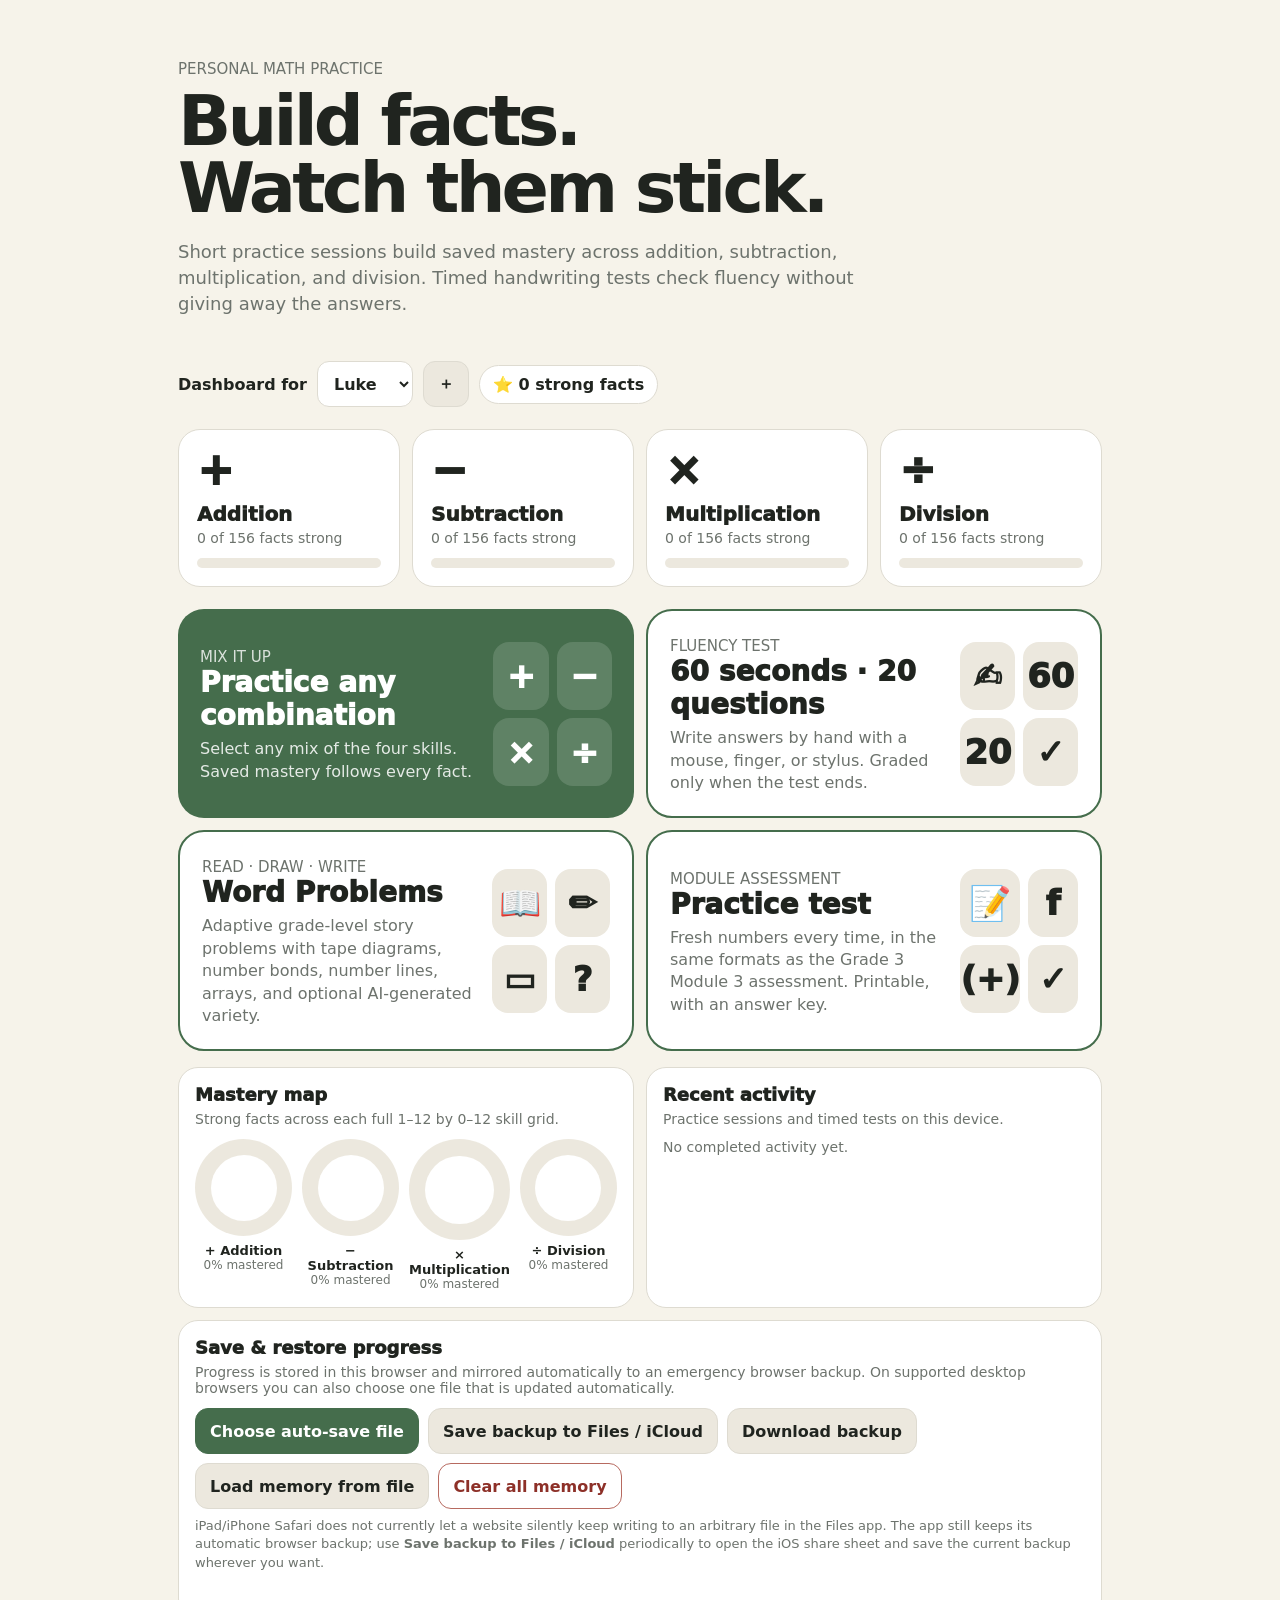
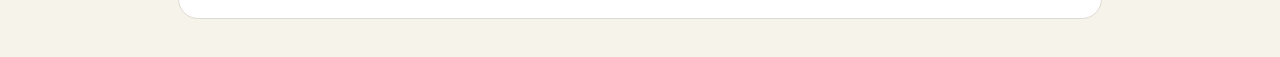
<file: index.html>
<!DOCTYPE html>
<html lang="en">
<head>
<meta charset="utf-8">
<meta name="viewport" content="width=device-width,initial-scale=1,viewport-fit=cover">
<title>Math Mastery</title>
<link rel="stylesheet" href="trainer.css">
<style>
.hero{padding:18px 0 8px}.hero h1{font-size:clamp(38px,9vw,70px);letter-spacing:-.055em;line-height:.95;margin:10px 0}.hero p{color:var(--muted);font-size:18px;max-width:700px;line-height:1.45}.dash-top{display:flex;gap:10px;align-items:center;flex-wrap:wrap;margin:18px 0}.dash-top select{min-height:46px;border:1px solid var(--border);border-radius:12px;background:var(--panel);color:var(--fg);padding:0 12px;font-weight:850}.skill-cards{display:grid;grid-template-columns:repeat(4,1fr);gap:12px;margin:22px 0}.skill-card{background:var(--panel);border:1px solid var(--border);border-radius:22px;padding:18px;text-decoration:none;min-width:0;color:var(--fg)}.skill-symbol{font-size:44px;font-weight:950;line-height:1}.skill-name{font-weight:950;font-size:20px;margin:10px 0 4px}.skill-count{font-size:14px;color:var(--muted)}.meter{height:10px;background:var(--choice);border-radius:99px;overflow:hidden;margin-top:12px}.meter>span{display:block;height:100%;background:var(--accent2);border-radius:99px}.feature-grid{display:grid;grid-template-columns:repeat(2,1fr);gap:12px;margin:16px 0}.mixed-card,.test-card,.word-card,.assess-card{border-radius:26px;padding:22px;text-decoration:none;display:grid;grid-template-columns:1.4fr .6fr;gap:16px;align-items:center}.mixed-card{background:var(--accent);color:#fff}.test-card,.word-card,.assess-card{background:var(--panel);border:2px solid var(--accent);color:var(--fg)}.mixed-card p,.test-card p,.word-card p,.assess-card p{margin:6px 0 0;line-height:1.4}.mixed-card p{opacity:.86}.test-card p,.word-card p,.assess-card p{color:var(--muted)}.math-art{display:grid;grid-template-columns:repeat(2,1fr);gap:8px}.math-art span{display:flex;align-items:center;justify-content:center;min-height:68px;border-radius:16px;font-size:34px;font-weight:950}.mixed-card .math-art span{background:rgba(255,255,255,.14)}.test-card .math-art span,.word-card .math-art span,.assess-card .math-art span{background:var(--choice)}.history-grid{display:grid;grid-template-columns:1fr 1fr;gap:12px;margin-top:12px}.timeline,.mastery-map,.memory-card{background:var(--panel);border:1px solid var(--border);border-radius:20px;padding:16px}.timeline-list{display:grid;gap:9px}.timeline-item{display:grid;grid-template-columns:10px 1fr auto;gap:10px;align-items:center}.dotmark{width:10px;height:10px;border-radius:50%;background:var(--accent2)}.timeline-main{font-weight:850}.timeline-sub{font-size:12px;color:var(--muted)}.badge{font-size:12px;background:var(--choice);padding:6px 8px;border-radius:999px;font-weight:850}.rings{display:grid;grid-template-columns:repeat(4,1fr);gap:10px;margin-top:10px}.ring{text-align:center}.ring-graphic{--p:0;aspect-ratio:1;border-radius:50%;background:conic-gradient(var(--accent2) calc(var(--p)*1%),var(--choice) 0);display:grid;place-items:center}.ring-graphic:after{content:"";width:68%;height:68%;border-radius:50%;background:var(--panel)}.ring-label{font-weight:900;margin-top:7px;font-size:13px}.ring-value{font-size:12px;color:var(--muted)}.memory-card{margin-top:12px}.memory-actions{display:flex;gap:9px;flex-wrap:wrap;margin-top:12px}.memory-actions button,.memory-actions label{min-height:46px;padding:10px 14px;border-radius:13px;border:1px solid var(--border);background:var(--choice);color:var(--fg);font-weight:850;cursor:pointer;display:inline-flex;align-items:center}.memory-actions .primary-action{background:var(--accent);border-color:var(--accent);color:#fff}.memory-actions .danger{border-color:#b76a60;color:#8d3028;background:transparent}.memory-actions input{display:none}.memory-status{margin-top:10px;color:var(--muted);font-size:13px;min-height:20px}.memory-help{margin-top:8px;color:var(--muted);font-size:13px;line-height:1.4}@media(max-width:980px){.feature-grid{grid-template-columns:1fr 1fr}}@media(max-width:800px){.skill-cards{grid-template-columns:repeat(2,1fr)}.history-grid,.feature-grid{grid-template-columns:1fr}.mixed-card,.test-card,.word-card,.assess-card{grid-template-columns:1fr}}@media(max-width:440px){.skill-cards{grid-template-columns:1fr}.rings{grid-template-columns:repeat(2,1fr)}}
</style>
</head>
<body>
<div class="app">
  <div class="hero"><div class="sub">PERSONAL MATH PRACTICE</div><h1>Build facts.<br>Watch them stick.</h1><p>Short practice sessions build saved mastery across addition, subtraction, multiplication, and division. Timed handwriting tests check fluency without giving away the answers.</p></div>
  <div class="dash-top"><strong>Dashboard for</strong><select id="student"></select><button class="icon-btn" id="add-student" type="button" aria-label="Add student">＋</button><span class="pill" id="overall-pill"></span></div>
  <div class="skill-cards"><a class="skill-card" href="addition.html"><div class="skill-symbol">+</div><div class="skill-name">Addition</div><div class="skill-count" id="add-count"></div><div class="meter"><span id="add-meter"></span></div></a><a class="skill-card" href="subtraction.html"><div class="skill-symbol">−</div><div class="skill-name">Subtraction</div><div class="skill-count" id="sub-count"></div><div class="meter"><span id="sub-meter"></span></div></a><a class="skill-card" href="multiplication.html"><div class="skill-symbol">×</div><div class="skill-name">Multiplication</div><div class="skill-count" id="mul-count"></div><div class="meter"><span id="mul-meter"></span></div></a><a class="skill-card" href="division.html"><div class="skill-symbol">÷</div><div class="skill-name">Division</div><div class="skill-count" id="div-count"></div><div class="meter"><span id="div-meter"></span></div></a></div>
  <div class="feature-grid"><a class="mixed-card" href="mixed.html"><div><div class="sub" style="color:#fff;opacity:.8">MIX IT UP</div><div style="font-size:28px;font-weight:950">Practice any combination</div><p>Select any mix of the four skills. Saved mastery follows every fact.</p></div><div class="math-art" aria-hidden="true"><span>+</span><span>−</span><span>×</span><span>÷</span></div></a><a class="test-card" href="test.html"><div><div class="sub">FLUENCY TEST</div><div style="font-size:28px;font-weight:950">60 seconds · 20 questions</div><p>Write answers by hand with a mouse, finger, or stylus. Graded only when the test ends.</p></div><div class="math-art" aria-hidden="true"><span>✍︎</span><span>60</span><span>20</span><span>✓</span></div></a><a class="word-card" href="word-problems.html"><div><div class="sub">READ · DRAW · WRITE</div><div style="font-size:28px;font-weight:950">Word Problems</div><p>Adaptive grade-level story problems with tape diagrams, number bonds, number lines, arrays, and optional AI-generated variety.</p></div><div class="math-art" aria-hidden="true"><span>📖</span><span>✏️</span><span>▭</span><span>?</span></div></a><a class="assess-card" href="assessment.html"><div><div class="sub">MODULE ASSESSMENT</div><div style="font-size:28px;font-weight:950">Practice test</div><p>Fresh numbers every time, in the same formats as the Grade 3 Module 3 assessment. Printable, with an answer key.</p></div><div class="math-art" aria-hidden="true"><span>📝</span><span>f</span><span>(+)</span><span>✓</span></div></a></div>
  <div class="history-grid"><section class="mastery-map"><div class="section-title">Mastery map</div><div class="summary">Strong facts across each full 1–12 by 0–12 skill grid.</div><div class="rings" id="rings"></div></section><section class="timeline"><div class="section-title">Recent activity</div><div class="summary">Practice sessions and timed tests on this device.</div><div class="timeline-list" id="timeline"></div></section></div>
  <section class="memory-card"><div class="section-title">Save & restore progress</div><div class="summary">Progress is stored in this browser and mirrored automatically to an emergency browser backup. On supported desktop browsers you can also choose one file that is updated automatically.</div><div class="memory-actions"><button type="button" class="primary-action" id="autosave-configure">Choose auto-save file</button><button type="button" id="backup-to-files">Save backup to Files / iCloud</button><button type="button" id="export-memory">Download backup</button><label for="import-memory">Load memory from file</label><input id="import-memory" type="file" accept="application/json,.json"><button type="button" class="danger" id="clear-memory">Clear all memory</button></div><div class="memory-help">iPad/iPhone Safari does not currently let a website silently keep writing to an arbitrary file in the Files app. The app still keeps its automatic browser backup; use <strong>Save backup to Files / iCloud</strong> periodically to open the iOS share sheet and save the current backup wherever you want.</div><div class="memory-status" id="memory-status" aria-live="polite"></div></section>
</div>
<script src="autosave.js"></script>
<script>
(()=>{
const KEY='multiplication-trainer-v2',TOTAL=156,DEFAULTS=['Luke','Blake','Leo','Brig'],SK={add:['+','Addition'],sub:['−','Subtraction'],mul:['×','Multiplication'],div:['÷','Division']};
function uid(){return'u'+Date.now().toString(36)+Math.random().toString(36).slice(2,7)}
function blank(name){return{id:uid(),name,mastery:{},history:[],testHistory:[]}}
function normalize(x){if(!x||!Array.isArray(x.students))x={students:[],activeStudent:null};for(const n of DEFAULTS)if(!x.students.some(s=>String(s.name).toLowerCase()===n.toLowerCase()))x.students.push(blank(n));for(const s of x.students){s.mastery=s.mastery||{};s.history=s.history||[];s.testHistory=s.testHistory||[];for(const k of Object.keys(s.mastery)){const m=k.match(/^(\d+)x(\d+)$/);if(m&&s.mastery['mul:'+m[1]+':'+m[2]]==null)s.mastery['mul:'+m[1]+':'+m[2]]=s.mastery[k]}}return x}
function load(){let x=null;try{x=JSON.parse(localStorage.getItem(KEY)||'null')}catch(_){}return normalize(x)}
let data=load(),sid=data.activeStudent||data.students[0].id;const sel=document.getElementById('student'),status=document.getElementById('memory-status');
function save(){data.activeStudent=sid;try{localStorage.setItem(KEY,JSON.stringify(data))}catch(_){}}
function st(){return data.students.find(x=>x.id===sid)||data.students[0]}
function count(sk){let c=0;for(let a=1;a<=12;a++)for(let b=0;b<=12;b++)if(Number(st().mastery[sk+':'+a+':'+b])>=3)c++;return c}
function esc(x){return String(x).replace(/[&<>"']/g,c=>({'&':'&amp;','<':'&lt;','>':'&gt;','"':'&quot',"'":'&#39;'}[c]))}
function students(){sel.innerHTML='';for(const x of data.students){const o=document.createElement('option');o.value=x.id;o.textContent=x.name;sel.appendChild(o)}if(!data.students.some(x=>x.id===sid))sid=data.students[0].id;sel.value=sid}
function render(){const vals={};let total=0;for(const sk of Object.keys(SK)){vals[sk]=count(sk);total+=vals[sk];document.getElementById(sk+'-count').textContent=vals[sk]+' of '+TOTAL+' facts strong';document.getElementById(sk+'-meter').style.width=vals[sk]/TOTAL*100+'%'}document.getElementById('overall-pill').textContent='⭐ '+total+' strong facts';const rings=document.getElementById('rings');rings.innerHTML='';for(const sk of Object.keys(SK)){const p=Math.round(vals[sk]/TOTAL*100),d=document.createElement('div');d.className='ring';d.innerHTML='<div class="ring-graphic" style="--p:'+p+'"></div><div class="ring-label">'+SK[sk][0]+' '+SK[sk][1]+'</div><div class="ring-value">'+p+'% mastered</div>';rings.appendChild(d)}const tl=document.getElementById('timeline'),h=(st().history||[]).slice(-7).reverse();tl.innerHTML='';if(!h.length){tl.innerHTML='<div class="empty">No completed activity yet.</div>';return}for(const item of h){const d=document.createElement('div');d.className='timeline-item';const label=item.skillsLabel||item.tablesLabel||'Multiplication',isTest=item.type==='test';d.innerHTML='<span class="dotmark"></span><div><div class="timeline-main">'+esc(label)+'</div><div class="timeline-sub">'+new Date(item.at).toLocaleDateString()+' · '+(isTest?((item.correct||0)+'/20 correct · '+(item.seconds||60)+' sec'):((item.questions||0)+' questions · ⭐ '+(item.score||0)))+'</div></div><span class="badge">'+(isTest?((item.percent||0)+'%'):((item.strong||0)+'/'+(item.total||0)+' strong'))+'</span>';tl.appendChild(d)}}
function exportMemory(){save();const payload={format:'math-mastery-backup',version:2,exportedAt:new Date().toISOString(),data};const blob=new Blob([JSON.stringify(payload,null,2)],{type:'application/json'}),url=URL.createObjectURL(blob),a=document.createElement('a');a.href=url;a.download='math-mastery-backup-'+new Date().toISOString().slice(0,10)+'.json';document.body.appendChild(a);a.click();a.remove();setTimeout(()=>URL.revokeObjectURL(url),1000);status.textContent='Backup downloaded.'}
async function importMemory(file){if(!file)return;try{const text=await file.text(),parsed=JSON.parse(text),incoming=parsed&&parsed.format==='math-mastery-backup'?parsed.data:parsed;if(!incoming||!Array.isArray(incoming.students))throw new Error('invalid');if(!confirm('Replace the progress stored on this device with this backup file?'))return;data=normalize(incoming);sid=data.activeStudent||data.students[0].id;save();students();render();status.textContent='Backup loaded successfully.'}catch(_){status.textContent='That file is not a valid Math Mastery backup.'}}
function clearMemory(){if(!confirm('Clear all saved students, mastery, practice history, and test history on this device? This cannot be undone unless you have a backup file.'))return;localStorage.removeItem(KEY);data=normalize(null);sid=data.students[0].id;save();students();render();status.textContent='All saved progress was cleared. Default students were restored.'}
async function configureAutosave(){if(!window.MathAutoSave)return;const r=await window.MathAutoSave.configure();if(r.ok)status.textContent='Automatic external-file backup enabled. The selected file will be updated as progress changes.';else if(r.reason==='unsupported')status.textContent='This browser cannot silently update a chosen Files location. On iPad/iPhone, use “Save backup to Files / iCloud” instead; the browser emergency backup remains automatic.';else if(r.reason!=='cancelled')status.textContent='Could not configure the auto-save file.'}
async function saveToFiles(){if(!window.MathAutoSave)return;const r=await window.MathAutoSave.backupToFiles();if(r.ok)status.textContent=r.method==='share'?'Backup prepared. Choose Save to Files (or iCloud Drive) in the share sheet.':'Backup downloaded.';else if(r.reason!=='cancelled')status.textContent='Could not create a Files backup on this device.'}
sel.addEventListener('change',()=>{sid=sel.value;save();render()});document.getElementById('add-student').addEventListener('click',()=>{const n=prompt('Student name:');if(!n||!n.trim())return;const x=blank(n.trim().slice(0,30));data.students.push(x);sid=x.id;save();students();render()});document.getElementById('autosave-configure').addEventListener('click',configureAutosave);document.getElementById('backup-to-files').addEventListener('click',saveToFiles);document.getElementById('export-memory').addEventListener('click',exportMemory);document.getElementById('import-memory').addEventListener('change',ev=>{const f=ev.target.files&&ev.target.files[0];importMemory(f);ev.target.value=''});document.getElementById('clear-memory').addEventListener('click',clearMemory);students();save();render();
})();
</script>
</body>
</html>
</file>
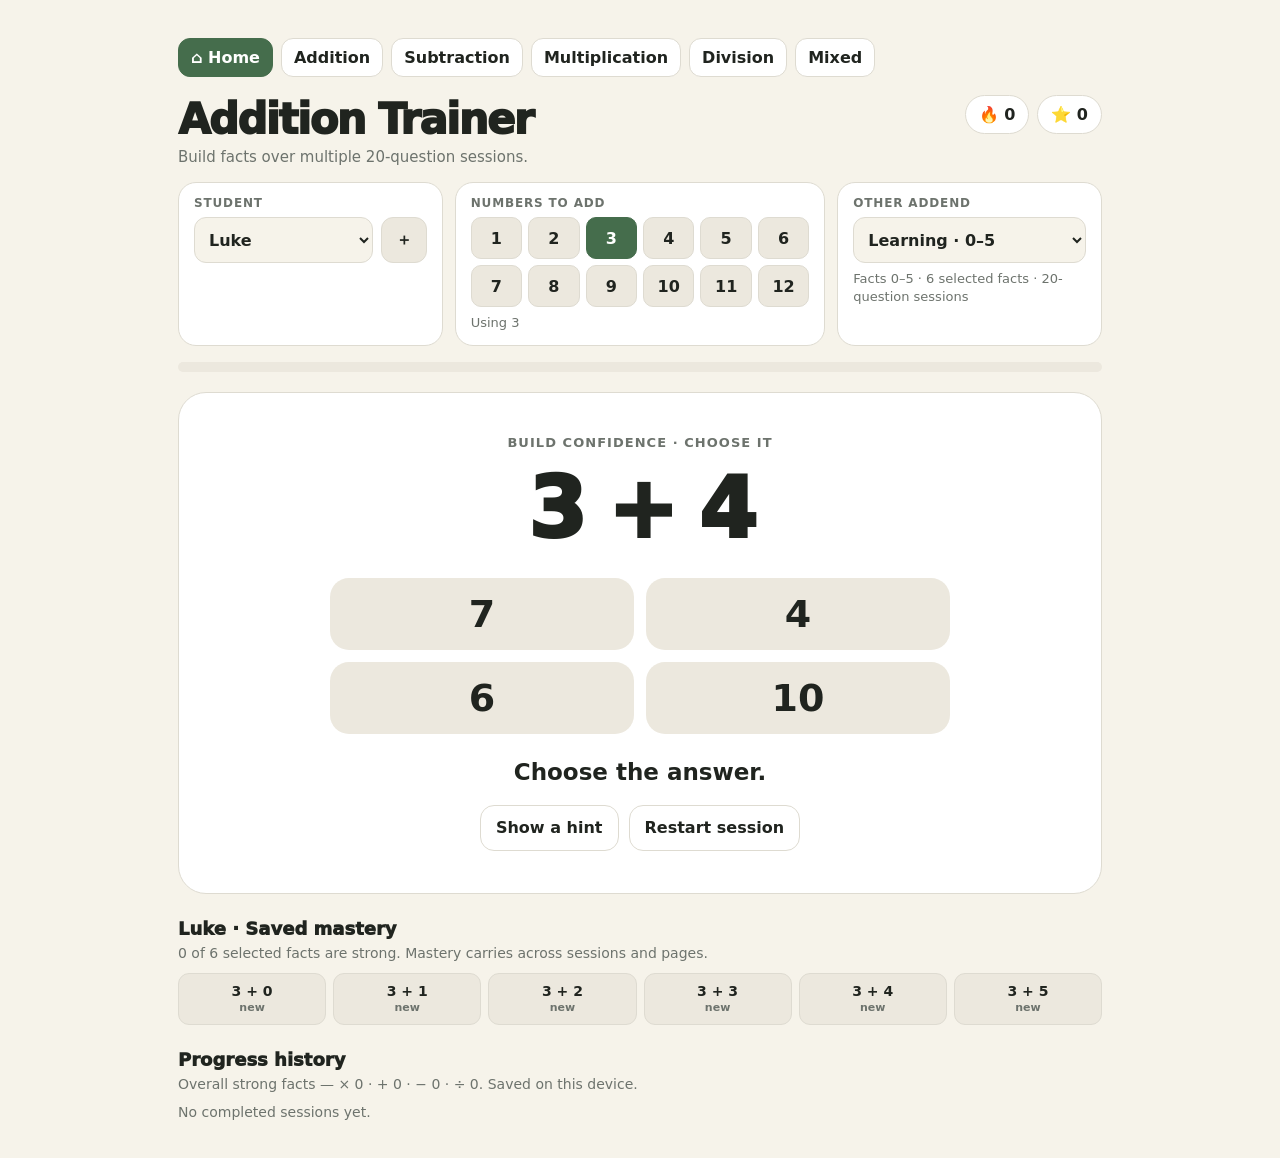
<file: addition.html>
<!DOCTYPE html><html lang="en"><head><meta charset="utf-8"><meta name="viewport" content="width=device-width,initial-scale=1,viewport-fit=cover"><title>Addition Trainer</title><link rel="stylesheet" href="trainer.css"></head><body data-mode="add"><div class="app"><nav class="nav"><a class="home" href="index.html">⌂ Home</a><a href="addition.html">Addition</a><a href="subtraction.html">Subtraction</a><a href="multiplication.html">Multiplication</a><a href="division.html">Division</a><a href="mixed.html">Mixed</a></nav><div class="top"><div><div class="brand" id="brand"></div><div class="sub">Build facts over multiple 20-question sessions.</div></div><div class="stats"><div class="pill">🔥 <span id="streak">0</span></div><div class="pill">⭐ <span id="score">0</span></div></div></div><div class="setup"><div class="setup-box"><label for="student">Student</label><div class="student-row"><select id="student"></select><button type="button" class="icon-btn" id="add-student">＋</button></div></div><div class="setup-box"><div class="box-label">Numbers to add</div><div class="skill-picks" id="skill-picks"></div><div class="pick-grid" id="family-picks"></div><div class="note" id="family-note"></div></div><div class="setup-box"><label for="range">Other addend</label><select id="range"><option value="5">Learning · 0–5</option><option value="10">Growing · 0–10</option><option value="12">Mastery · 0–12</option></select><div class="note" id="range-note"></div></div></div><div class="progress"><div class="bar" id="bar"></div></div><section class="card" id="play"><div class="mode" id="mode"></div><div class="question" id="question"></div><div class="answer-grid" id="answers"></div><form class="type-wrap" id="type-form"><input class="type-input" id="type-input" type="number" inputmode="numeric" min="0" max="144"><button class="submit" type="submit">Check answer</button></form><div class="feedback" id="feedback"></div><div class="explain" id="explain"></div><div class="controls"><button type="button" class="small" id="hint">Show a hint</button><button type="button" class="small" id="restart">Restart session</button></div></section><section class="finish" id="finish"><h2>Nice work! 🎉</h2><p id="finish-text"></p><button type="button" class="small primary" id="again">Practice again</button></section><section class="mastery"><div class="section-title" id="mastery-title"></div><div class="summary" id="mastery-summary"></div><div class="facts" id="facts"></div></section><section class="history"><div class="section-title">Progress history</div><div class="summary" id="overall-summary"></div><div class="history-list" id="history-list"></div></section></div><script src="autosave.js"></script><script src="trainer.js"></script></body></html>
</file>
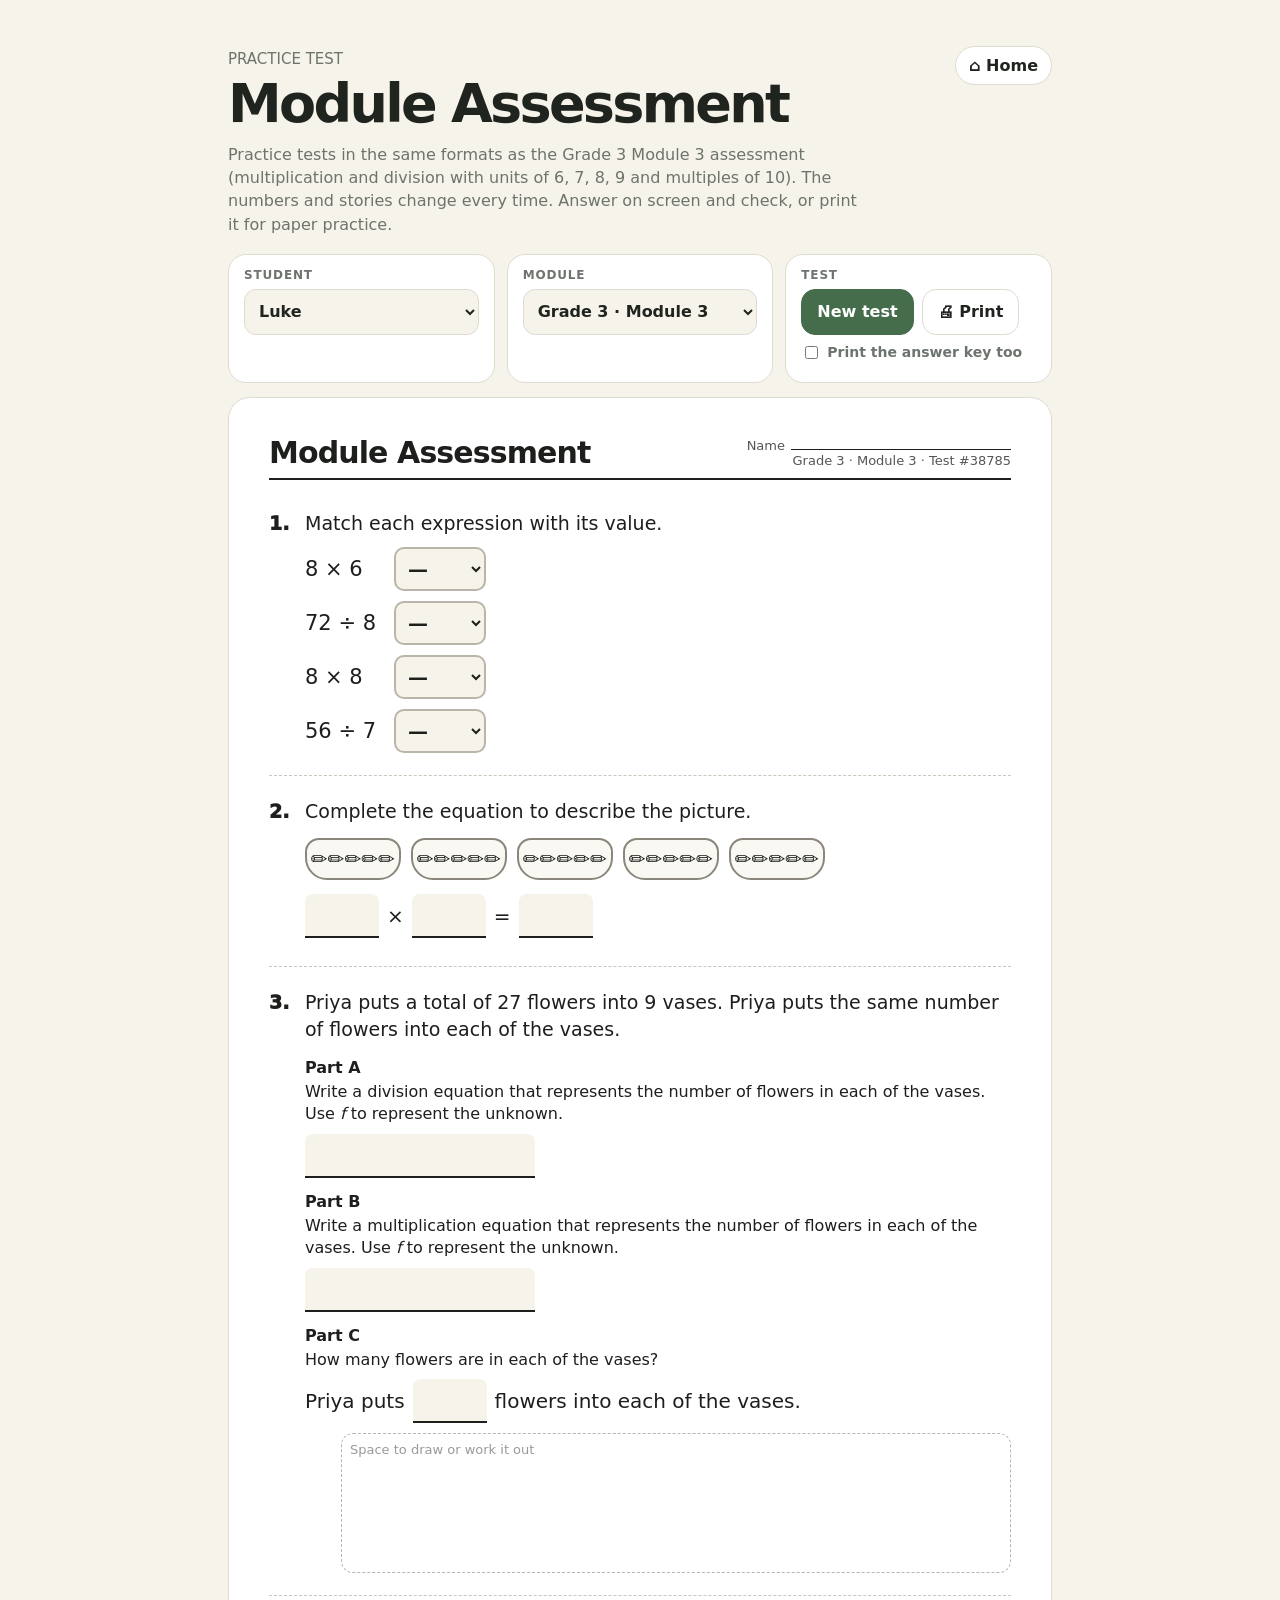
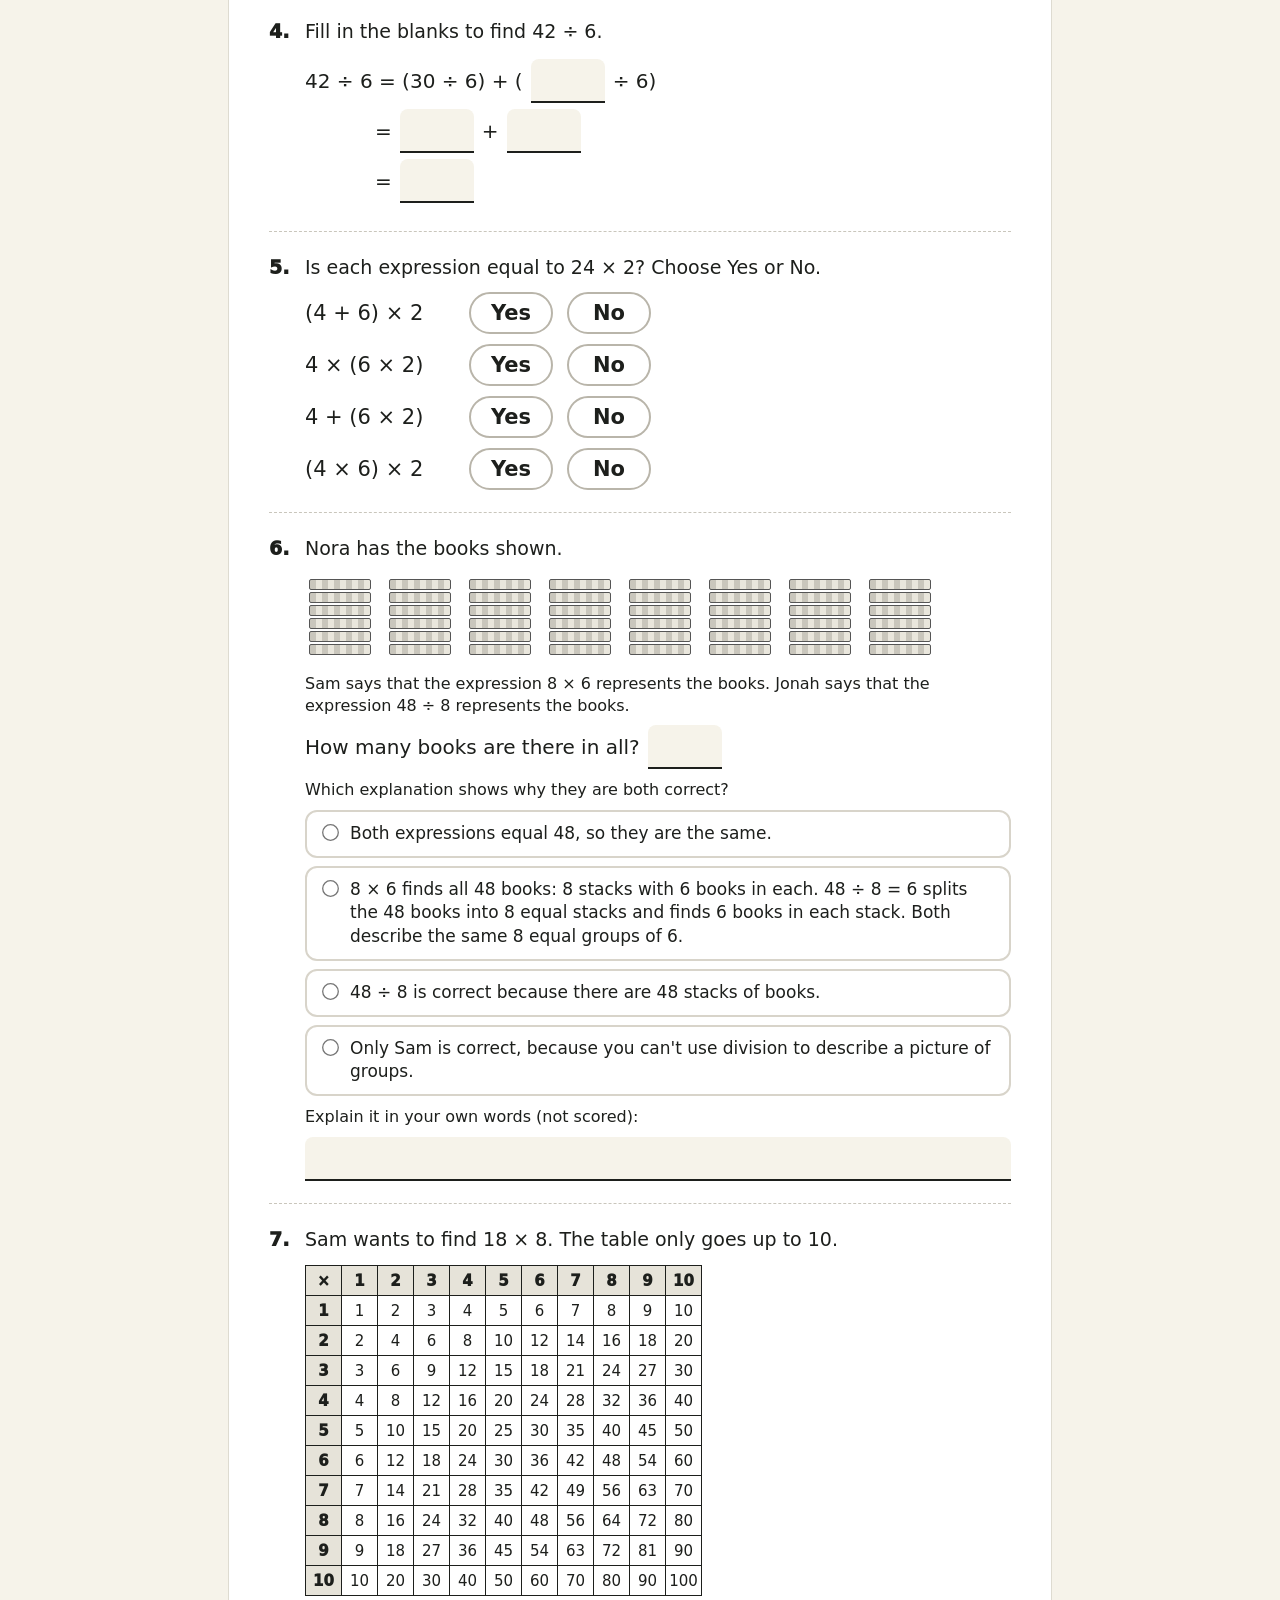
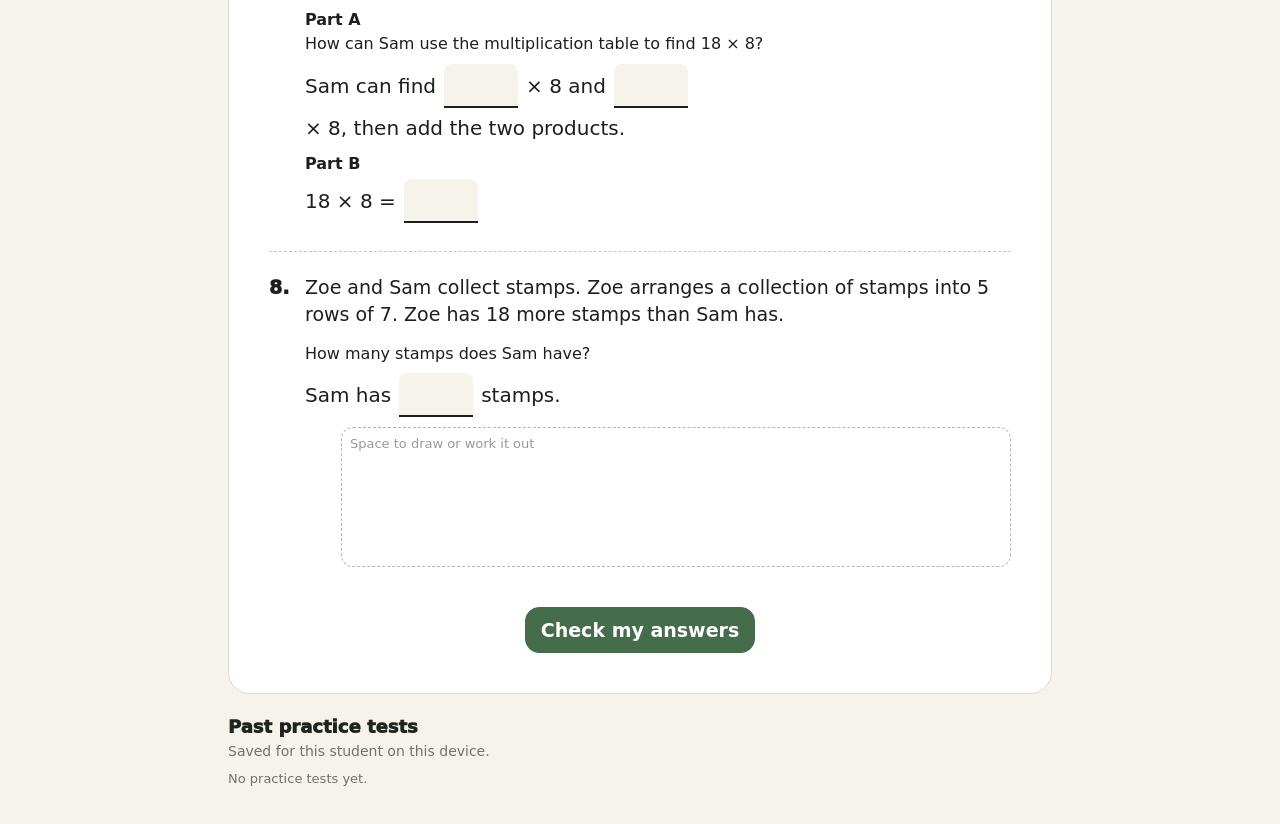
<file: assessment.html>
<!DOCTYPE html>
<html lang="en">
<head>
<meta charset="utf-8">
<meta name="viewport" content="width=device-width,initial-scale=1,viewport-fit=cover">
<title>Module Assessment · Math Mastery</title>
<link rel="stylesheet" href="trainer.css">
<style>
.as-shell{max-width:900px;margin:0 auto}
.as-hero{display:flex;justify-content:space-between;gap:16px;align-items:flex-start;flex-wrap:wrap;margin:8px 0 18px}
.as-hero h1{font-size:clamp(34px,8vw,54px);letter-spacing:-.05em;margin:4px 0 8px}
.as-hero p{margin:0;color:var(--muted);max-width:640px;line-height:1.45}
.home-link{text-decoration:none}
.as-setup{display:grid;grid-template-columns:1fr 1fr 1fr;gap:12px;margin-bottom:14px}
.as-box{background:var(--panel);border:1px solid var(--border);border-radius:18px;padding:13px 15px}
.as-box label,.as-box .box-label{display:block;font-size:12px;text-transform:uppercase;letter-spacing:.07em;font-weight:900;color:var(--muted);margin-bottom:7px}
.as-box select{width:100%;min-height:46px;border:1px solid var(--border);border-radius:12px;background:var(--bg);color:var(--fg);padding:0 10px;font-weight:850}
.as-actions{display:flex;gap:8px;flex-wrap:wrap}
.btn{min-height:46px;padding:9px 15px;border-radius:14px;border:1px solid var(--border);background:var(--panel);color:var(--fg);font-weight:850;cursor:pointer}
.btn.primary{background:var(--accent);color:#fff;border-color:var(--accent)}
.sheet{background:#fff;color:#1d1f1c;border:1px solid var(--border);border-radius:22px;padding:clamp(18px,4vw,40px);margin:14px 0}
.sheet-head{display:flex;justify-content:space-between;gap:12px;flex-wrap:wrap;align-items:flex-end;border-bottom:2px solid #1d1f1c;padding-bottom:10px;margin-bottom:8px}
.sheet-head h2{margin:0;font-size:30px;letter-spacing:-.03em;line-height:1}
.sheet-head .meta{font-size:13px;color:#555;text-align:right}
.name-line{display:inline-block;min-width:220px;border-bottom:1px solid #1d1f1c;margin-left:6px}
.item{padding:22px 0;border-bottom:1px dashed #c9c6bc;break-inside:avoid}
.item:last-child{border-bottom:0}
.item-q{font-size:19px;line-height:1.45;display:flex;gap:10px}
.item-q .num{font-weight:950;min-width:26px}
.part{margin:14px 0 0 36px}
.part-label{font-weight:900;margin-bottom:4px}
.part-text{margin-bottom:8px;line-height:1.4}
.row{display:flex;align-items:center;gap:8px;flex-wrap:wrap;font-size:20px;margin:6px 0}
.blank{width:74px;min-height:44px;border:0;border-bottom:2px solid #1d1f1c;background:#f6f3ea;border-radius:8px 8px 0 0;text-align:center;font-size:21px;font-weight:850;color:#1d1f1c}
.blank.wide{width:230px;text-align:left;padding:0 10px}
.blank.mark-ok,.match-sel.mark-ok{background:#dcebd9;border-color:#2f6b37}
.blank.mark-bad,.match-sel.mark-bad{background:#f3deda;border-color:#a23c33}
.match{display:grid;grid-template-columns:auto auto;gap:10px 18px;align-items:center;justify-content:start;margin-left:36px;margin-top:10px;font-size:21px}
.match-sel{min-height:44px;min-width:92px;border:2px solid #b9b5aa;border-radius:10px;background:#f6f3ea;color:#1d1f1c;font-size:20px;font-weight:850;padding:0 8px}
.yn{display:grid;grid-template-columns:minmax(150px,auto) 84px 84px;justify-content:start;gap:10px 14px;align-items:center;margin:10px 0 0 36px;font-size:21px}
.yn button{min-height:42px;min-width:64px;border-radius:999px;border:2px solid #b9b5aa;background:#fff;color:#1d1f1c;font-weight:850;cursor:pointer}
.yn button.on{border-color:#1d1f1c;background:#efe5bd}
.yn button.mark-ok{background:#dcebd9;border-color:#2f6b37}
.yn button.mark-bad{background:#f3deda;border-color:#a23c33}
.choices{display:grid;gap:8px;margin-top:6px}
.choice{display:flex;gap:10px;align-items:flex-start;border:2px solid #d8d4ca;border-radius:12px;padding:10px 12px;cursor:pointer;line-height:1.4;font-size:17px}
.choice input{margin-top:4px;transform:scale(1.3)}
.choice.mark-ok{background:#dcebd9;border-color:#2f6b37}
.choice.mark-bad{background:#f3deda;border-color:#a23c33}
.groups{display:flex;flex-wrap:wrap;gap:10px;margin:12px 0 4px 36px}
.group{border:2px solid #8a867c;border-radius:14px 14px 22px 22px;padding:8px;min-width:64px;max-width:96px;display:flex;flex-wrap:wrap;justify-content:center;gap:2px;font-size:20px;line-height:1.1;background:#faf8f2}
.stack{display:flex;flex-direction:column;gap:2px;padding:4px}
.stack span{display:block;width:62px;height:11px;border:1.5px solid #555;border-radius:2px;background:repeating-linear-gradient(90deg,#c9c6bc 0 6px,#e9e6dc 6px 12px)}
.table-wrap{overflow-x:auto;margin:12px 0 0 36px}
table.mt{border-collapse:collapse;font-size:15px}
table.mt td,table.mt th{border:1.5px solid #1d1f1c;width:36px;height:30px;text-align:center}
table.mt th{background:#e6e3d9;font-weight:950}
.draw{margin:10px 0 0 36px;border:1px dashed #b9b5aa;border-radius:12px;height:140px;color:#999;font-size:13px;padding:8px}
.feedback-box{display:none;margin:12px 0 0 36px;padding:10px 14px;border-radius:12px;background:#efe5bd;color:#574811;font-size:16px;line-height:1.45}
.feedback-box.ok{background:#dcebd9;color:#204827}
.checked .feedback-box{display:block}
.score-card{display:none;text-align:center;background:var(--panel);border:1px solid var(--border);border-radius:22px;padding:22px;margin:14px 0}
.score-card .big{font-size:56px;font-weight:950;letter-spacing:-.04em}
.score-card p{color:var(--muted);margin:6px 0 0}
.keypad{position:fixed;left:0;right:0;bottom:calc(10px + env(safe-area-inset-bottom));display:none;z-index:5;gap:8px;justify-content:center;margin:10px 0}
.keypad.show{display:flex}
.keypad button{min-width:58px;min-height:48px;border-radius:14px;border:1px solid var(--border);background:var(--panel);color:var(--fg);font-size:24px;font-weight:950;cursor:pointer;box-shadow:0 2px 6px rgba(0,0,0,.12)}
.history{margin-top:22px}
.history-row{display:flex;justify-content:space-between;gap:10px;background:var(--panel);border:1px solid var(--border);border-radius:12px;padding:10px 14px;margin-bottom:6px;font-size:15px}
.history-row span{color:var(--muted)}
.key-sheet{display:none}
.key-sheet.show{display:block}
.key-sheet ol{line-height:1.7;font-size:16px;padding-left:22px}
.note-small{font-size:13px;color:var(--muted);margin-top:6px}
@media(max-width:700px){.as-setup{grid-template-columns:1fr}.part,.match,.yn,.groups,.table-wrap,.draw,.feedback-box{margin-left:0}.yn{grid-template-columns:1fr 70px 70px}}
@media print{
  body{background:#fff}
  .no-print,.as-hero,.as-setup,.keypad,.score-card,.history,.feedback-box{display:none!important}
  .app{padding:0;max-width:none}
  .sheet{border:0;border-radius:0;padding:0;margin:0}
  .blank{background:transparent;border-radius:0}
  .match-sel{appearance:none;-webkit-appearance:none;background:transparent;border:0;border-bottom:2px solid #000;border-radius:0;color:transparent}
  .yn button{background:#fff!important}
  .item{border-bottom:0}
  .key-sheet.show{break-before:page}
  .mark-ok,.mark-bad{background:transparent!important;border-color:#b9b5aa!important}
  .blank.mark-ok,.blank.mark-bad{border-color:#000!important}
}
</style>
</head>
<body>
<div class="app as-shell">
  <div class="as-hero"><div><div class="sub">PRACTICE TEST</div><h1>Module Assessment</h1><p>Practice tests in the same formats as the Grade 3 Module 3 assessment (multiplication and division with units of 6, 7, 8, 9 and multiples of 10). The numbers and stories change every time. Answer on screen and check, or print it for paper practice.</p></div><a class="pill home-link" href="index.html">⌂ Home</a></div>

  <div class="as-setup">
    <div class="as-box"><label for="student">Student</label><select id="student"></select></div>
    <div class="as-box"><label for="module">Module</label><select id="module"><option value="g3m3">Grade 3 · Module 3</option></select></div>
    <div class="as-box"><div class="box-label">Test</div><div class="as-actions"><button class="btn primary" id="new-test" type="button">New test</button><button class="btn" id="print" type="button">🖨 Print</button></div><label style="margin-top:8px;display:flex;gap:6px;align-items:center;text-transform:none;letter-spacing:0;font-size:14px;color:var(--muted)"><input type="checkbox" id="with-key"> Print the answer key too</label></div>
  </div>

  <div class="score-card" id="score-card"><div class="big" id="score-big"></div><p id="score-text"></p><div class="as-actions" style="justify-content:center;margin-top:12px"><button class="btn" id="retry" type="button">Try this test again</button><button class="btn primary" id="new-test-2" type="button">New test</button></div></div>

  <div class="sheet" id="sheet">
    <div class="sheet-head"><h2>Module Assessment</h2><div class="meta"><div>Name<span class="name-line" id="name-line"></span></div><div id="test-id"></div></div></div>
    <div id="items"></div>
    <div class="as-actions no-print" style="justify-content:center;margin-top:18px"><button class="btn primary" id="check" type="button" style="min-width:220px;font-size:19px">Check my answers</button></div>
  </div>

  <div class="sheet key-sheet" id="key-sheet"><div class="sheet-head"><h2>Answer key</h2><div class="meta" id="key-id"></div></div><ol id="key-list"></ol></div>

  <div class="keypad no-print" id="keypad" aria-label="Math symbols"><button type="button" data-sym="×">×</button><button type="button" data-sym="÷">÷</button><button type="button" data-sym="=">=</button><button type="button" data-sym="+">+</button></div>

  <section class="history no-print"><div class="section-title">Past practice tests</div><div class="summary">Saved for this student on this device.</div><div id="history"></div></section>
</div>
<script src="autosave.js"></script>
<script src="assessment.js"></script>
</body>
</html>
</file>
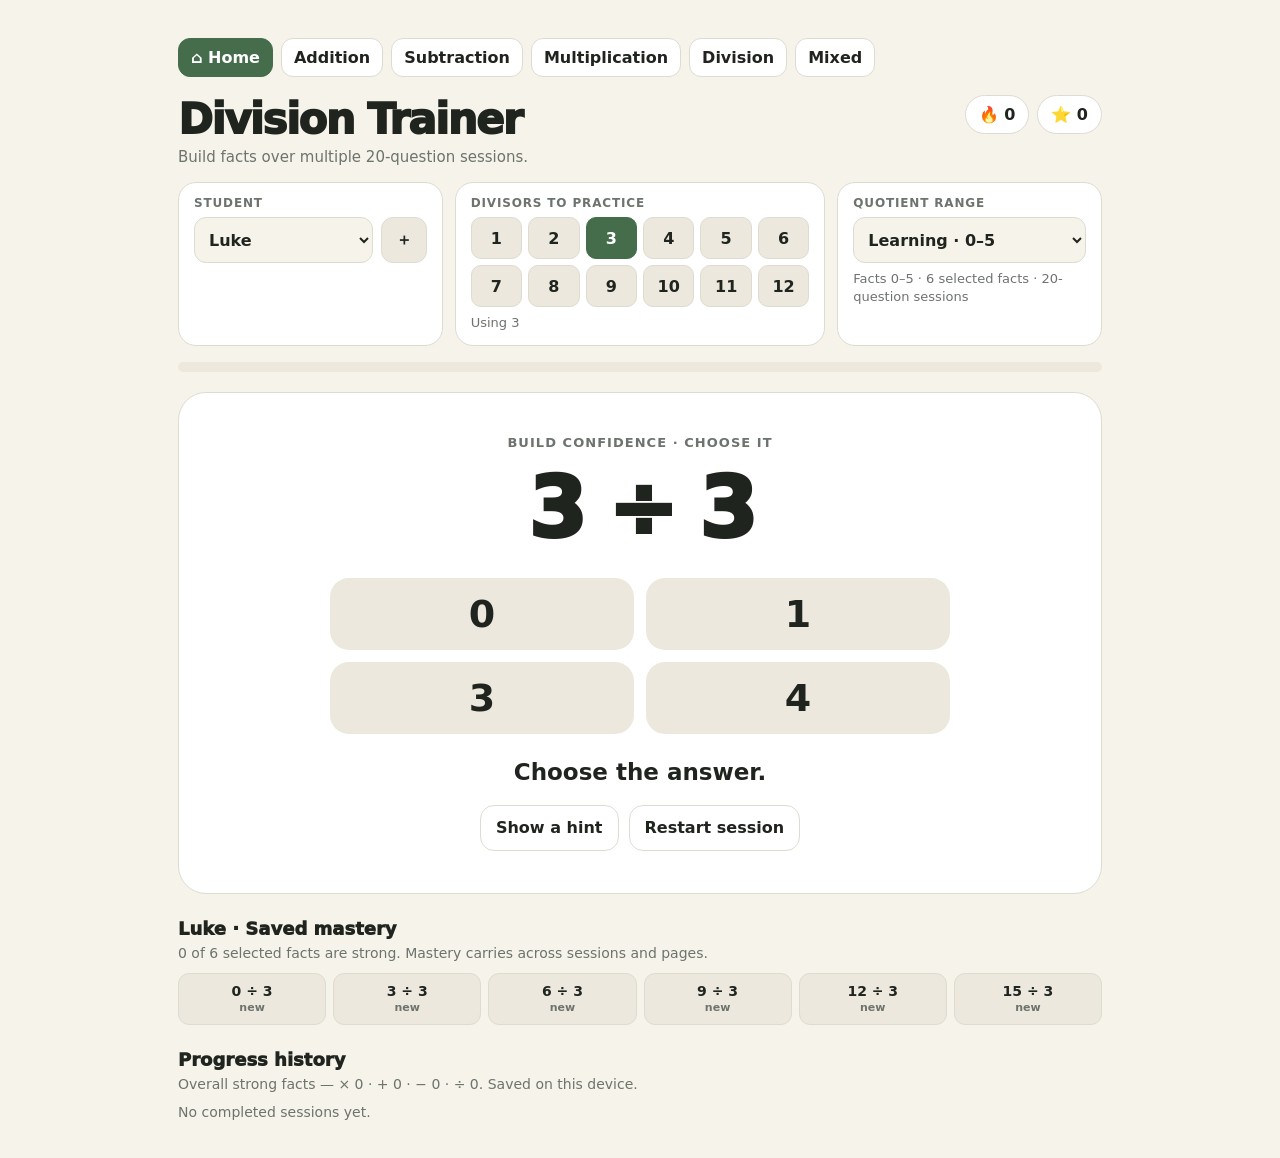
<file: division.html>
<!DOCTYPE html><html lang="en"><head><meta charset="utf-8"><meta name="viewport" content="width=device-width,initial-scale=1,viewport-fit=cover"><title>Division Trainer</title><link rel="stylesheet" href="trainer.css"></head><body data-mode="div"><div class="app"><nav class="nav"><a class="home" href="index.html">⌂ Home</a><a href="addition.html">Addition</a><a href="subtraction.html">Subtraction</a><a href="multiplication.html">Multiplication</a><a href="division.html">Division</a><a href="mixed.html">Mixed</a></nav><div class="top"><div><div class="brand" id="brand"></div><div class="sub">Build facts over multiple 20-question sessions.</div></div><div class="stats"><div class="pill">🔥 <span id="streak">0</span></div><div class="pill">⭐ <span id="score">0</span></div></div></div><div class="setup"><div class="setup-box"><label for="student">Student</label><div class="student-row"><select id="student"></select><button type="button" class="icon-btn" id="add-student">＋</button></div></div><div class="setup-box"><div class="box-label">Divisors to practice</div><div class="skill-picks" id="skill-picks"></div><div class="pick-grid" id="family-picks"></div><div class="note" id="family-note"></div></div><div class="setup-box"><label for="range">Quotient range</label><select id="range"><option value="5">Learning · 0–5</option><option value="10">Growing · 0–10</option><option value="12">Mastery · 0–12</option></select><div class="note" id="range-note"></div></div></div><div class="progress"><div class="bar" id="bar"></div></div><section class="card" id="play"><div class="mode" id="mode"></div><div class="question" id="question"></div><div class="answer-grid" id="answers"></div><form class="type-wrap" id="type-form"><input class="type-input" id="type-input" type="number" inputmode="numeric" min="0" max="144"><button class="submit" type="submit">Check answer</button></form><div class="feedback" id="feedback"></div><div class="explain" id="explain"></div><div class="controls"><button type="button" class="small" id="hint">Show a hint</button><button type="button" class="small" id="restart">Restart session</button></div></section><section class="finish" id="finish"><h2>Nice work! 🎉</h2><p id="finish-text"></p><button type="button" class="small primary" id="again">Practice again</button></section><section class="mastery"><div class="section-title" id="mastery-title"></div><div class="summary" id="mastery-summary"></div><div class="facts" id="facts"></div></section><section class="history"><div class="section-title">Progress history</div><div class="summary" id="overall-summary"></div><div class="history-list" id="history-list"></div></section></div><script src="autosave.js"></script><script src="trainer.js"></script></body></html>
</file>
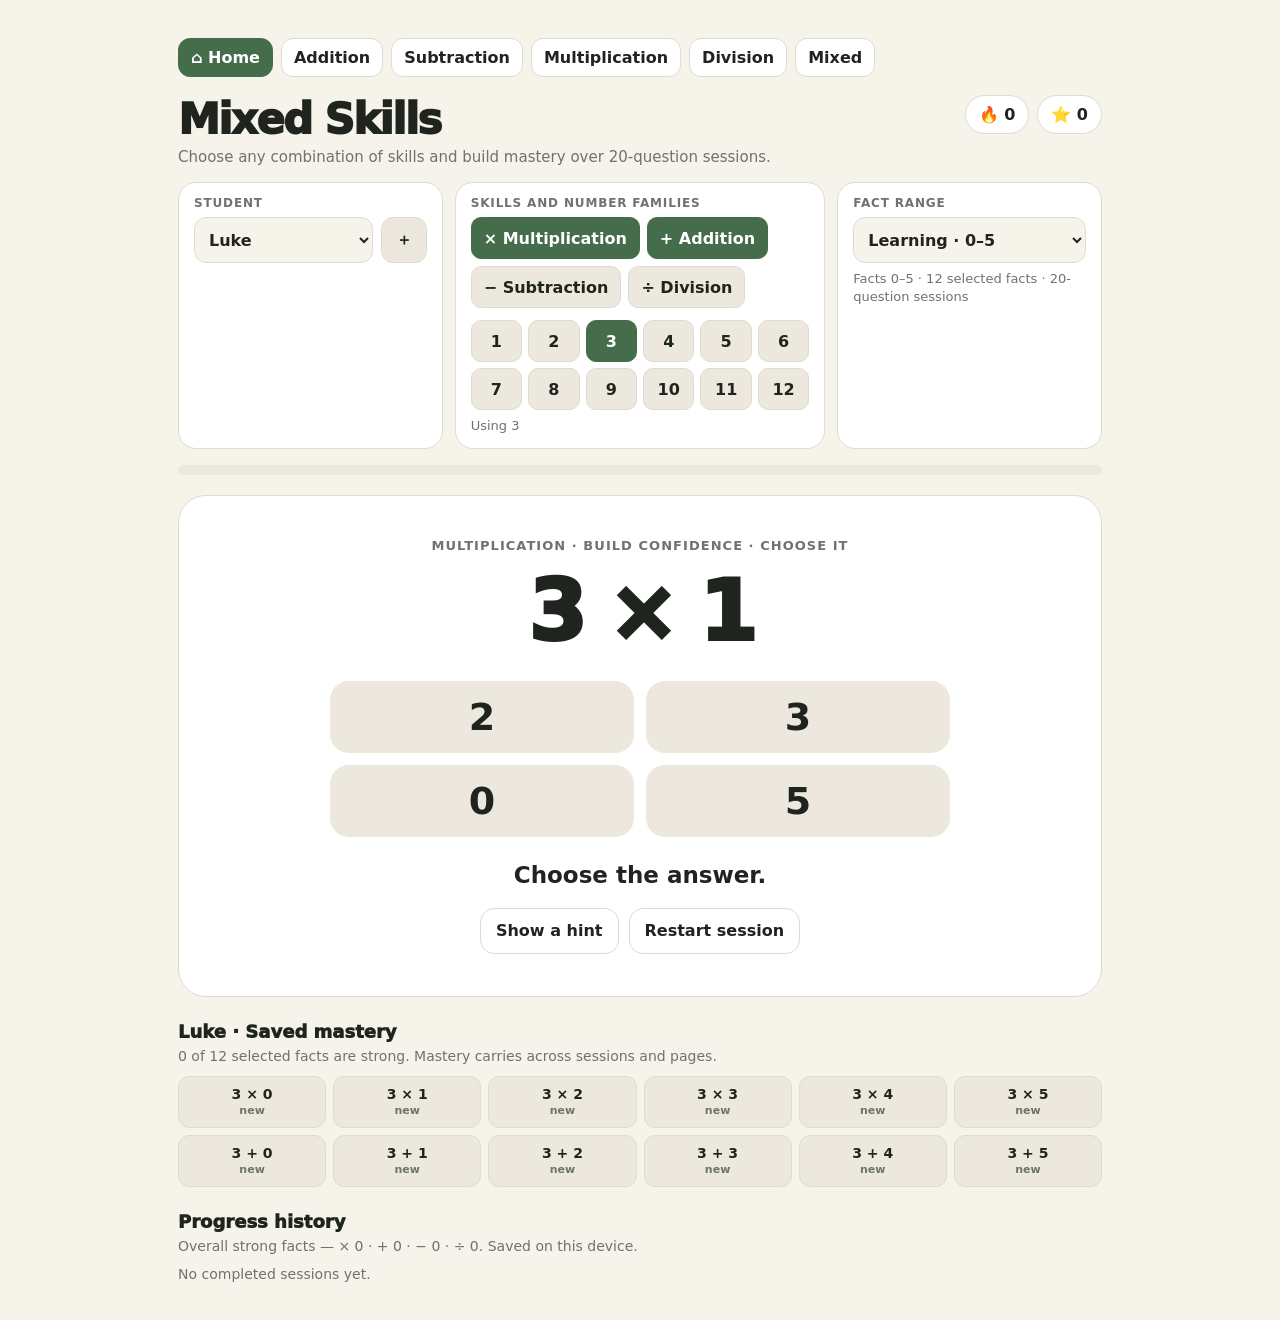
<file: mixed.html>
<!DOCTYPE html><html lang="en"><head><meta charset="utf-8"><meta name="viewport" content="width=device-width,initial-scale=1,viewport-fit=cover"><title>Mixed Skills Trainer</title><link rel="stylesheet" href="trainer.css"></head><body data-mode="mixed"><div class="app"><nav class="nav"><a class="home" href="index.html">⌂ Home</a><a href="addition.html">Addition</a><a href="subtraction.html">Subtraction</a><a href="multiplication.html">Multiplication</a><a href="division.html">Division</a><a href="mixed.html">Mixed</a></nav><div class="top"><div><div class="brand" id="brand"></div><div class="sub">Choose any combination of skills and build mastery over 20-question sessions.</div></div><div class="stats"><div class="pill">🔥 <span id="streak">0</span></div><div class="pill">⭐ <span id="score">0</span></div></div></div><div class="setup"><div class="setup-box"><label for="student">Student</label><div class="student-row"><select id="student"></select><button type="button" class="icon-btn" id="add-student">＋</button></div></div><div class="setup-box"><div class="box-label">Skills and number families</div><div class="skill-picks" id="skill-picks"></div><div class="pick-grid" id="family-picks"></div><div class="note" id="family-note"></div></div><div class="setup-box"><label for="range">Fact range</label><select id="range"><option value="5">Learning · 0–5</option><option value="10">Growing · 0–10</option><option value="12">Mastery · 0–12</option></select><div class="note" id="range-note"></div></div></div><div class="progress"><div class="bar" id="bar"></div></div><section class="card" id="play"><div class="mode" id="mode"></div><div class="question" id="question"></div><div class="answer-grid" id="answers"></div><form class="type-wrap" id="type-form"><input class="type-input" id="type-input" type="number" inputmode="numeric" min="0" max="144"><button class="submit" type="submit">Check answer</button></form><div class="feedback" id="feedback"></div><div class="explain" id="explain"></div><div class="controls"><button type="button" class="small" id="hint">Show a hint</button><button type="button" class="small" id="restart">Restart session</button></div></section><section class="finish" id="finish"><h2>Nice work! 🎉</h2><p id="finish-text"></p><button type="button" class="small primary" id="again">Practice again</button></section><section class="mastery"><div class="section-title" id="mastery-title"></div><div class="summary" id="mastery-summary"></div><div class="facts" id="facts"></div></section><section class="history"><div class="section-title">Progress history</div><div class="summary" id="overall-summary"></div><div class="history-list" id="history-list"></div></section></div><script src="autosave.js"></script><script src="trainer.js"></script></body></html>
</file>
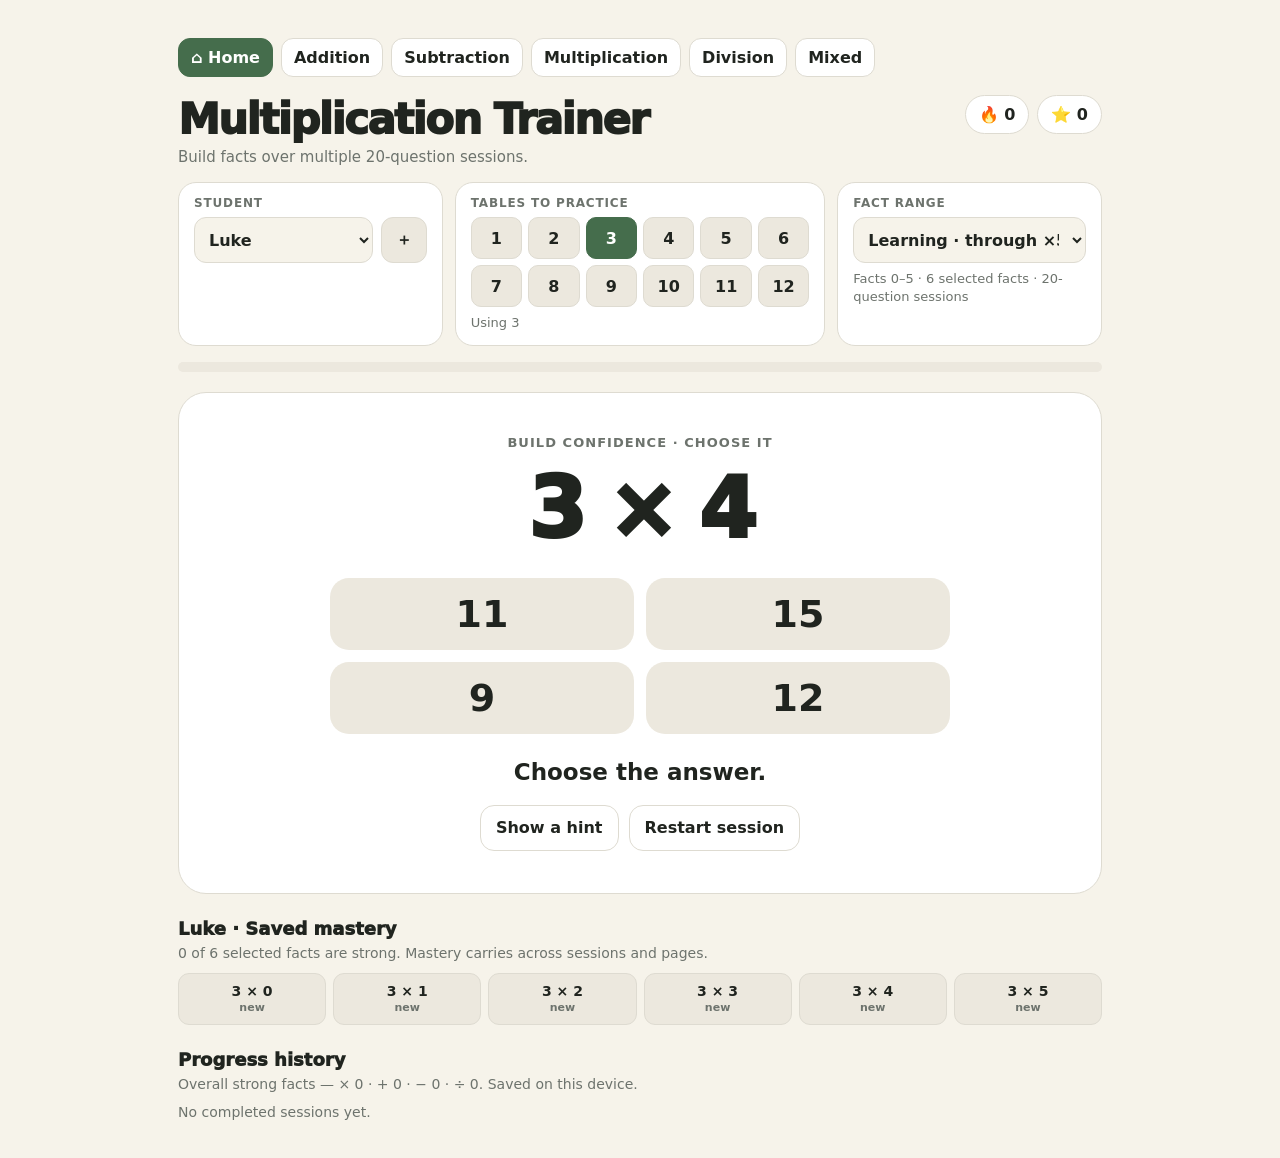
<file: multiplication.html>
<!DOCTYPE html><html lang="en"><head><meta charset="utf-8"><meta name="viewport" content="width=device-width,initial-scale=1,viewport-fit=cover"><title>Multiplication Trainer</title><link rel="stylesheet" href="trainer.css"></head><body data-mode="mul"><div class="app"><nav class="nav"><a class="home" href="index.html">⌂ Home</a><a href="addition.html">Addition</a><a href="subtraction.html">Subtraction</a><a href="multiplication.html">Multiplication</a><a href="division.html">Division</a><a href="mixed.html">Mixed</a></nav><div class="top"><div><div class="brand" id="brand"></div><div class="sub">Build facts over multiple 20-question sessions.</div></div><div class="stats"><div class="pill">🔥 <span id="streak">0</span></div><div class="pill">⭐ <span id="score">0</span></div></div></div><div class="setup"><div class="setup-box"><label for="student">Student</label><div class="student-row"><select id="student"></select><button type="button" class="icon-btn" id="add-student">＋</button></div></div><div class="setup-box"><div class="box-label">Tables to practice</div><div class="skill-picks" id="skill-picks"></div><div class="pick-grid" id="family-picks"></div><div class="note" id="family-note"></div></div><div class="setup-box"><label for="range">Fact range</label><select id="range"><option value="5">Learning · through ×5</option><option value="10">Growing · through ×10</option><option value="12">Mastery · through ×12</option></select><div class="note" id="range-note"></div></div></div><div class="progress"><div class="bar" id="bar"></div></div><section class="card" id="play"><div class="mode" id="mode"></div><div class="question" id="question"></div><div class="answer-grid" id="answers"></div><form class="type-wrap" id="type-form"><input class="type-input" id="type-input" type="number" inputmode="numeric" min="0" max="144"><button class="submit" type="submit">Check answer</button></form><div class="feedback" id="feedback"></div><div class="explain" id="explain"></div><div class="controls"><button type="button" class="small" id="hint">Show a hint</button><button type="button" class="small" id="restart">Restart session</button></div></section><section class="finish" id="finish"><h2>Nice work! 🎉</h2><p id="finish-text"></p><button type="button" class="small primary" id="again">Practice again</button></section><section class="mastery"><div class="section-title" id="mastery-title"></div><div class="summary" id="mastery-summary"></div><div class="facts" id="facts"></div></section><section class="history"><div class="section-title">Progress history</div><div class="summary" id="overall-summary"></div><div class="history-list" id="history-list"></div></section></div><script src="autosave.js"></script><script src="trainer.js"></script></body></html>
</file>
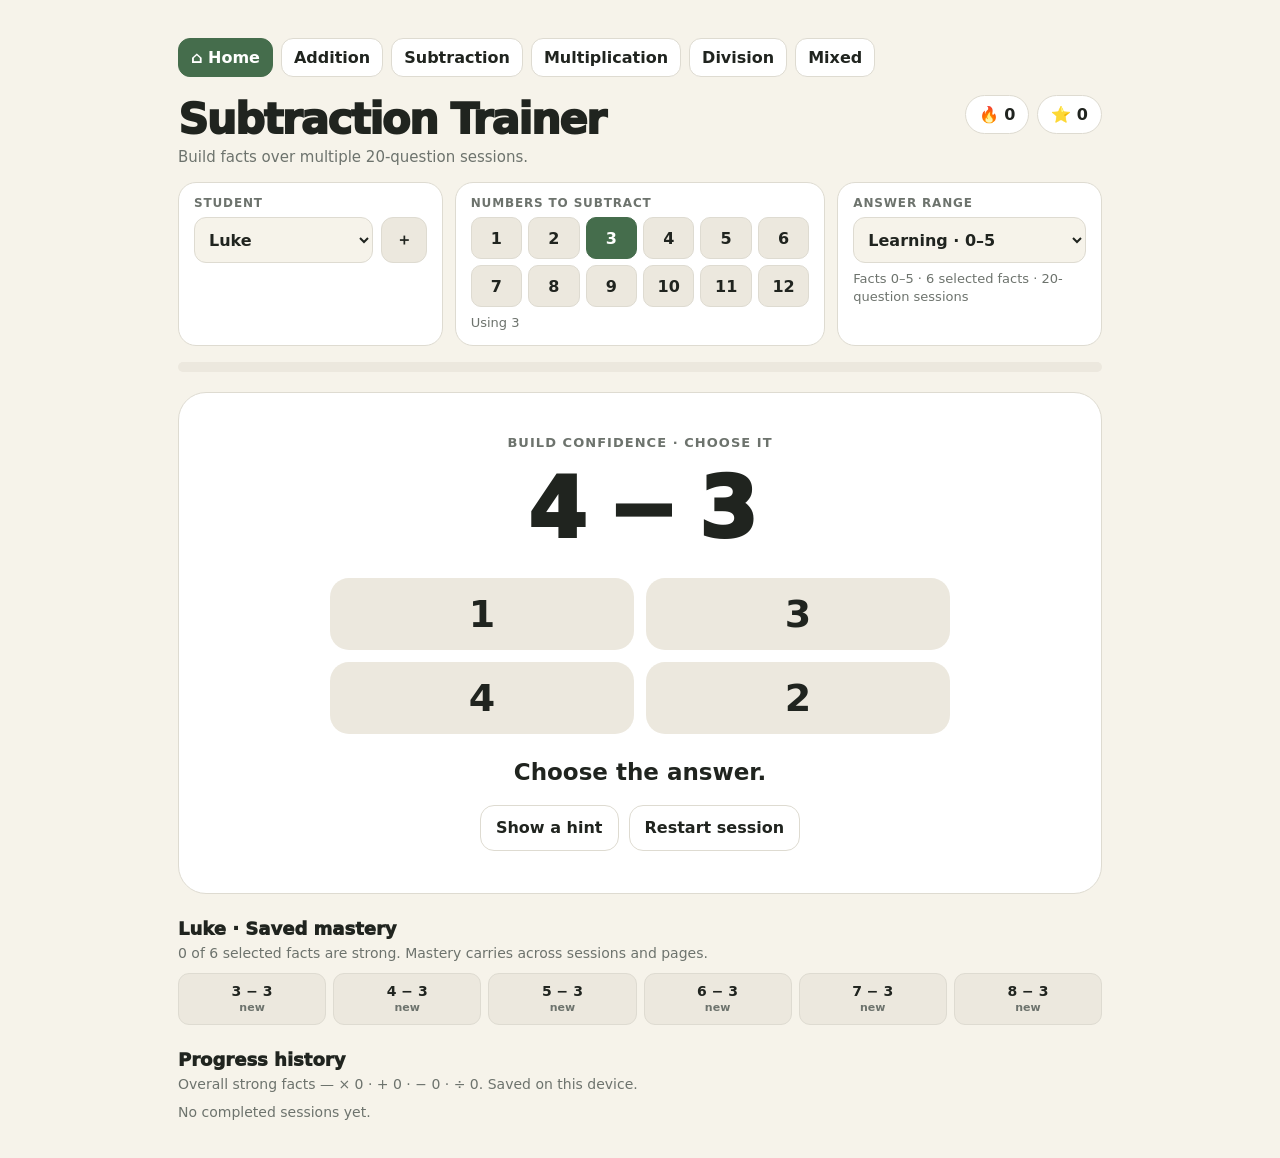
<file: subtraction.html>
<!DOCTYPE html><html lang="en"><head><meta charset="utf-8"><meta name="viewport" content="width=device-width,initial-scale=1,viewport-fit=cover"><title>Subtraction Trainer</title><link rel="stylesheet" href="trainer.css"></head><body data-mode="sub"><div class="app"><nav class="nav"><a class="home" href="index.html">⌂ Home</a><a href="addition.html">Addition</a><a href="subtraction.html">Subtraction</a><a href="multiplication.html">Multiplication</a><a href="division.html">Division</a><a href="mixed.html">Mixed</a></nav><div class="top"><div><div class="brand" id="brand"></div><div class="sub">Build facts over multiple 20-question sessions.</div></div><div class="stats"><div class="pill">🔥 <span id="streak">0</span></div><div class="pill">⭐ <span id="score">0</span></div></div></div><div class="setup"><div class="setup-box"><label for="student">Student</label><div class="student-row"><select id="student"></select><button type="button" class="icon-btn" id="add-student">＋</button></div></div><div class="setup-box"><div class="box-label">Numbers to subtract</div><div class="skill-picks" id="skill-picks"></div><div class="pick-grid" id="family-picks"></div><div class="note" id="family-note"></div></div><div class="setup-box"><label for="range">Answer range</label><select id="range"><option value="5">Learning · 0–5</option><option value="10">Growing · 0–10</option><option value="12">Mastery · 0–12</option></select><div class="note" id="range-note"></div></div></div><div class="progress"><div class="bar" id="bar"></div></div><section class="card" id="play"><div class="mode" id="mode"></div><div class="question" id="question"></div><div class="answer-grid" id="answers"></div><form class="type-wrap" id="type-form"><input class="type-input" id="type-input" type="number" inputmode="numeric" min="0" max="144"><button class="submit" type="submit">Check answer</button></form><div class="feedback" id="feedback"></div><div class="explain" id="explain"></div><div class="controls"><button type="button" class="small" id="hint">Show a hint</button><button type="button" class="small" id="restart">Restart session</button></div></section><section class="finish" id="finish"><h2>Nice work! 🎉</h2><p id="finish-text"></p><button type="button" class="small primary" id="again">Practice again</button></section><section class="mastery"><div class="section-title" id="mastery-title"></div><div class="summary" id="mastery-summary"></div><div class="facts" id="facts"></div></section><section class="history"><div class="section-title">Progress history</div><div class="summary" id="overall-summary"></div><div class="history-list" id="history-list"></div></section></div><script src="autosave.js"></script><script src="trainer.js"></script></body></html>
</file>
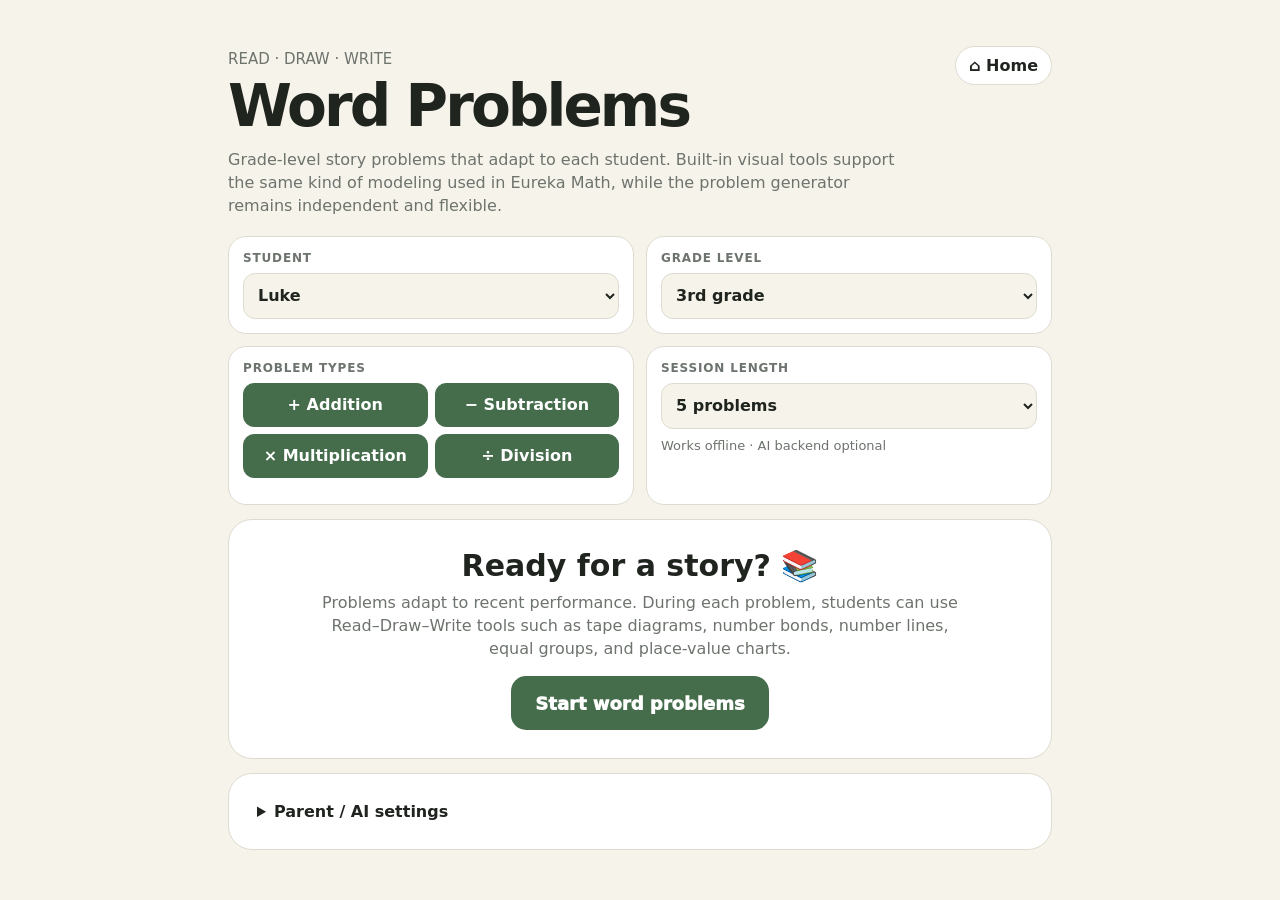
<file: word-problems.html>
<!DOCTYPE html>
<html lang="en">
<head>
<meta charset="utf-8">
<meta name="viewport" content="width=device-width,initial-scale=1,viewport-fit=cover">
<title>Word Problems · Math Mastery</title>
<link rel="stylesheet" href="trainer.css">
<style>
.wp-shell{max-width:900px;margin:0 auto}.wp-hero{display:flex;justify-content:space-between;gap:16px;align-items:flex-start;flex-wrap:wrap;margin:8px 0 18px}.wp-hero h1{font-size:clamp(36px,9vw,58px);letter-spacing:-.05em;margin:4px 0 8px}.wp-hero p{margin:0;color:var(--muted);max-width:680px;line-height:1.45}.home-link{text-decoration:none}.wp-setup{display:grid;grid-template-columns:1fr 1fr;gap:12px;margin-bottom:14px}.wp-box{background:var(--panel);border:1px solid var(--border);border-radius:18px;padding:14px}.wp-box label,.box-title{display:block;font-size:12px;text-transform:uppercase;letter-spacing:.07em;font-weight:900;color:var(--muted);margin-bottom:8px}.wp-box select,.wp-box input{width:100%;min-height:46px;border:1px solid var(--border);border-radius:12px;background:var(--bg);color:var(--fg);font-weight:800;padding:0 10px;font-size:16px}.skill-picks{display:grid;grid-template-columns:repeat(2,minmax(0,1fr));gap:7px}.wp-pick{min-height:44px;border:1px solid var(--border);border-radius:11px;background:var(--choice);color:var(--fg);font-weight:900;cursor:pointer}.wp-pick.on{background:var(--accent);color:#fff;border-color:var(--accent)}.start-card,.problem-card,.result-card,.parent-card{background:var(--panel);border:1px solid var(--border);border-radius:24px;padding:clamp(18px,4vw,28px)}.start-card{text-align:center}.start-card h2{font-size:30px;margin:0 0 8px}.start-card p{color:var(--muted);line-height:1.45;max-width:650px;margin:0 auto 16px}.primary-btn{min-height:54px;padding:0 24px;border:0;border-radius:15px;background:var(--accent);color:#fff;font-weight:950;font-size:18px;cursor:pointer}.wp-live,.wp-results{display:none}.session-bar{display:flex;justify-content:space-between;gap:10px;align-items:center;flex-wrap:wrap;margin:8px 0 12px}.session-bar strong{font-size:18px}.source-pill{font-size:12px;padding:7px 10px;border-radius:999px;background:var(--choice);font-weight:850;color:var(--muted)}.story-icon{font-size:44px;margin:2px 0 8px}.problem-text{font-size:clamp(24px,5.7vw,36px);font-weight:850;line-height:1.35;letter-spacing:-.02em;margin:8px auto 22px;max-width:760px}.answer-area{display:flex;gap:10px;justify-content:center;align-items:stretch;flex-wrap:wrap}.answer-area input{min-height:58px;width:min(260px,100%);border:2px solid var(--border);border-radius:15px;background:var(--bg);color:var(--fg);text-align:center;font-size:28px;font-weight:950;padding:4px 10px}.answer-area button{min-height:58px}.feedback{min-height:64px;font-size:18px;font-weight:850;display:flex;align-items:center;justify-content:center;text-align:center;margin-top:10px}.hint-box{display:none;background:var(--choice);border-radius:15px;padding:13px 15px;margin:10px auto 0;max-width:650px;color:var(--fg);line-height:1.4}.secondary-actions{display:flex;justify-content:center;gap:8px;flex-wrap:wrap;margin-top:10px}.secondary-actions button{min-height:44px;border:1px solid var(--border);border-radius:12px;background:transparent;color:var(--fg);font-weight:850;padding:0 14px}.rdw-toggle{margin:2px auto 14px;display:block;min-height:44px;border:1px solid var(--accent);border-radius:12px;background:transparent;color:var(--accent);font-weight:900;padding:0 15px}.rdw{display:none;border:1px solid var(--border);background:var(--bg);border-radius:18px;padding:14px;margin:0 auto 18px;max-width:780px;text-align:left}.rdw-head{display:flex;justify-content:space-between;gap:8px;align-items:center;flex-wrap:wrap}.rdw-title{font-weight:950;font-size:19px}.rdw-sub{font-size:13px;color:var(--muted);margin-top:3px}.read-grid{display:grid;grid-template-columns:1fr 1fr;gap:8px;margin:12px 0}.read-grid label{font-size:12px;font-weight:900;color:var(--muted)}.read-grid input{width:100%;box-sizing:border-box;margin-top:5px;min-height:42px;border:1px solid var(--border);border-radius:10px;background:var(--panel);color:var(--fg);padding:8px 10px;font-size:16px}.tool-row{display:flex;gap:6px;flex-wrap:wrap;margin:10px 0}.tool-row button{min-height:39px;border:1px solid var(--border);border-radius:10px;background:var(--choice);color:var(--fg);font-weight:850;padding:0 10px}.tool-row button.on{background:var(--accent);border-color:var(--accent);color:white}.work-canvas{display:block;width:100%;height:300px;border:2px solid var(--border);border-radius:14px;background:#fff;touch-action:none;cursor:crosshair}.canvas-actions{display:flex;gap:7px;justify-content:flex-end;margin-top:7px}.canvas-actions button{min-height:38px;border:1px solid var(--border);border-radius:10px;background:transparent;color:var(--fg);font-weight:850;padding:0 11px}.rdw-write{margin-top:10px;padding-top:10px;border-top:1px solid var(--border);font-size:13px;color:var(--muted);line-height:1.4}.result-card{text-align:center}.result-big{font-size:clamp(54px,14vw,88px);font-weight:950;line-height:1}.result-card h2{margin:8px 0}.result-card p{color:var(--muted);line-height:1.45}.skill-summary{display:grid;grid-template-columns:repeat(2,1fr);gap:8px;max-width:620px;margin:16px auto}.skill-stat{background:var(--choice);border-radius:14px;padding:12px;text-align:left}.skill-stat strong{display:block}.parent-card{margin-top:14px}.parent-card summary{font-weight:900;cursor:pointer}.parent-grid{display:grid;grid-template-columns:1fr 1fr auto;gap:10px;align-items:end;margin-top:12px}.parent-grid input{width:100%;box-sizing:border-box;min-height:46px;border:1px solid var(--border);border-radius:12px;background:var(--bg);color:var(--fg);font-weight:800;padding:0 10px;font-size:16px}.parent-grid button{min-height:46px;border:1px solid var(--border);border-radius:12px;background:var(--choice);font-weight:850;padding:0 14px}.ai-status{font-size:13px;color:var(--muted);margin-top:8px;line-height:1.4}.review-list{display:grid;gap:8px;margin-top:16px;text-align:left}.review-item{border:1px solid var(--border);border-radius:13px;padding:11px 13px}.review-item strong{display:block;margin-bottom:3px}.review-item small{color:var(--muted)}.ai-coach{display:none;text-align:left;background:var(--choice);border-radius:16px;padding:14px 16px;margin:16px auto;max-width:650px;line-height:1.45}.ai-coach strong{display:block;margin-bottom:6px}
@media(max-width:650px){.wp-setup{grid-template-columns:1fr}.parent-grid{grid-template-columns:1fr}.skill-summary{grid-template-columns:1fr}.skill-picks{grid-template-columns:1fr 1fr}.read-grid{grid-template-columns:1fr}.work-canvas{height:260px}}
</style>
</head>
<body>
<div class="app wp-shell">
  <div class="wp-hero"><div><div class="sub">READ · DRAW · WRITE</div><h1>Word Problems</h1><p>Grade-level story problems that adapt to each student. Built-in visual tools support the same kind of modeling used in Eureka Math, while the problem generator remains independent and flexible.</p></div><a class="pill home-link" href="index.html">⌂ Home</a></div>
  <section id="setup">
    <div class="wp-setup">
      <div class="wp-box"><label for="student">Student</label><select id="student"></select></div>
      <div class="wp-box"><label for="grade">Grade level</label><select id="grade"><option value="1">1st grade</option><option value="2">2nd grade</option><option value="3" selected>3rd grade</option><option value="4">4th grade</option><option value="5">5th grade</option></select></div>
      <div class="wp-box"><div class="box-title">Problem types</div><div class="skill-picks" id="skills"></div></div>
      <div class="wp-box"><label for="count">Session length</label><select id="count"><option value="5" selected>5 problems</option><option value="10">10 problems</option><option value="15">15 problems</option></select><div class="ai-status" id="setup-status"></div></div>
    </div>
    <div class="start-card"><h2>Ready for a story? 📚</h2><p>Problems adapt to recent performance. During each problem, students can use Read–Draw–Write tools such as tape diagrams, number bonds, number lines, equal groups, and place-value charts.</p><button class="primary-btn" id="start" type="button">Start word problems</button></div>
    <details class="parent-card"><summary>Parent / AI settings</summary><div class="parent-grid"><div><label for="api-url" class="box-title">AI backend URL</label><input id="api-url" type="url" inputmode="url" placeholder="https://your-worker.example.workers.dev"></div><div><label for="api-token" class="box-title">Family access token</label><input id="api-token" type="password" autocomplete="off" placeholder="Private token for this browser"></div><button id="save-api" type="button">Save access</button></div><div class="ai-status" id="api-status">No authorized AI backend configured. Built-in adaptive problems will be used.</div></details>
  </section>
  <section class="wp-live" id="live"><div class="session-bar"><strong id="qcount">Problem 1 of 5</strong><span class="source-pill" id="source">Built-in adaptive</span></div><div class="progress"><div class="bar" id="progress"></div></div><div class="problem-card"><div class="story-icon" id="story-icon">🧩</div><div class="problem-text" id="problem"></div><button class="rdw-toggle" id="work-toggle" type="button">Open problem-solving tools</button><section class="rdw" id="work-wrap"><div class="rdw-head"><div><div class="rdw-title">Read → Draw → Write</div><div class="rdw-sub">Model the relationships before choosing an operation.</div></div><span class="source-pill">Eureka-style tools</span></div><div class="read-grid"><label>What do I know?<input id="known-note" type="text" placeholder="Known quantities / facts"></label><label>What am I finding?<input id="unknown-note" type="text" placeholder="The unknown / question"></label></div><div class="tool-row" aria-label="Math drawing tools"><button type="button" data-math-tool="tape">Tape diagram</button><button type="button" data-math-tool="bond">Number bond</button><button type="button" data-math-tool="numberline">Number line</button><button type="button" data-math-tool="groups">Equal groups / array</button><button type="button" data-math-tool="place">Place value</button><button type="button" data-math-tool="blank">Free draw</button></div><canvas class="work-canvas" id="work-canvas" aria-label="Math drawing workspace"></canvas><div class="canvas-actions"><button type="button" id="work-undo">Undo stroke</button><button type="button" id="work-clear">Clear drawing</button></div><div class="rdw-write"><strong>WRITE:</strong> When the model makes sense, enter the numeric answer below. After checking, compare the explanation with the model you drew.</div></section><div class="answer-area"><input id="answer" type="number" inputmode="decimal" step="any" aria-label="Answer"><button class="primary-btn" id="check" type="button">Check answer</button></div><div class="feedback" id="feedback" aria-live="polite"></div><div class="hint-box" id="hint-box"></div><div class="secondary-actions"><button id="hint" type="button">Give me a hint</button><button id="skip" type="button">Skip this one</button></div></div></section>
  <section class="wp-results" id="results"><div class="result-card"><div class="result-big" id="score">0/5</div><h2 id="result-title">Nice work!</h2><p id="result-text"></p><div class="ai-coach" id="ai-coach"><strong>✨ Coach feedback</strong><span id="ai-coach-text">Looking over your work…</span></div><div class="skill-summary" id="skill-summary"></div><div class="review-list" id="review"></div><button class="primary-btn" id="again" type="button">Another session</button></div></section>
</div>
<script src="autosave.js"></script><script src="word-problems.js"></script><script src="word-tools.js"></script><script src="word-tools-capture.js"></script><script src="word-problem-coach.js"></script>
</body>
</html>
</file>
<file: trainer.css>
:root{color-scheme:light dark;--bg:#f6f3ea;--fg:#20241f;--panel:#fff;--border:#dedbd1;--muted:#6d736d;--accent:#456d4c;--accent2:#6b8e70;--choice:#ece8de;--good:#dcebd9;--goodfg:#204827;--bad:#f3deda;--badfg:#6b2621;--learn:#efe5bd;--learnfg:#574811}
@media(prefers-color-scheme:dark){:root{--bg:#171817;--fg:#f2f1ea;--panel:#222421;--border:#383b37;--muted:#a7ada8;--choice:#30332f;--good:#29432c;--goodfg:#d9f2dc;--learn:#514b2e;--learnfg:#f4e7aa}}
*{box-sizing:border-box}body{margin:0;font-family:ui-rounded,"SF Pro Rounded",system-ui,-apple-system,BlinkMacSystemFont,"Segoe UI",sans-serif;background:var(--bg);color:var(--fg)}button,select,input{font:inherit}a{color:inherit}.app{max-width:1000px;margin:0 auto;padding:clamp(14px,4vw,38px)}.nav{display:flex;gap:8px;align-items:center;flex-wrap:wrap;margin-bottom:18px}.nav a{text-decoration:none;border:1px solid var(--border);background:var(--panel);padding:9px 12px;border-radius:12px;font-weight:850}.nav a.home{background:var(--accent);color:#fff;border-color:var(--accent)}.top{display:flex;justify-content:space-between;gap:14px;align-items:flex-start;flex-wrap:wrap;margin-bottom:16px}.brand{font-size:clamp(28px,6vw,42px);font-weight:950;letter-spacing:-.04em}.sub{font-size:15px;color:var(--muted);margin-top:4px}.stats{display:flex;gap:8px;flex-wrap:wrap}.pill{background:var(--panel);border:1px solid var(--border);padding:9px 13px;border-radius:999px;font-weight:850}.setup{display:grid;grid-template-columns:1fr 1.4fr 1fr;gap:12px;margin-bottom:16px}.setup-box{background:var(--panel);border:1px solid var(--border);border-radius:18px;padding:13px 15px}.setup-box>label,.box-label{display:block;font-size:12px;text-transform:uppercase;letter-spacing:.07em;font-weight:900;color:var(--muted);margin-bottom:7px}.setup-box select{width:100%;min-height:46px;border:1px solid var(--border);border-radius:12px;background:var(--bg);color:var(--fg);padding:0 10px;font-weight:850}.student-row{display:flex;gap:8px}.student-row select{min-width:0}.icon-btn{min-width:46px;min-height:46px;border:1px solid var(--border);border-radius:12px;background:var(--choice);color:var(--fg);font-weight:950;cursor:pointer}.pick-grid{display:grid;grid-template-columns:repeat(6,1fr);gap:6px}.pick{min-height:42px;border:1px solid var(--border);border-radius:10px;background:var(--choice);color:var(--fg);font-weight:900;cursor:pointer}.pick.on{background:var(--accent);color:#fff;border-color:var(--accent)}.skill-picks{display:flex;gap:7px;flex-wrap:wrap;margin-bottom:12px}.skill-picks .pick{padding:0 12px}.note{font-size:13px;color:var(--muted);margin-top:7px;line-height:1.35}.progress{height:10px;background:var(--choice);border-radius:99px;overflow:hidden;margin-bottom:20px}.bar{height:100%;width:0;background:var(--accent2);border-radius:99px;transition:width .25s}.card{background:var(--panel);border:1px solid var(--border);border-radius:28px;padding:clamp(22px,5vw,42px);text-align:center}.mode{font-weight:900;font-size:13px;letter-spacing:.08em;text-transform:uppercase;color:var(--muted)}.question{font-size:clamp(48px,13vw,84px);font-weight:950;letter-spacing:-.05em;line-height:1;margin:17px 0 27px}.answer-grid{display:grid;grid-template-columns:repeat(2,minmax(0,1fr));gap:12px;max-width:620px;margin:0 auto}.answer{min-height:72px;border:2px solid transparent;border-radius:19px;background:var(--choice);color:var(--fg);font-size:clamp(26px,7vw,38px);font-weight:900;cursor:pointer}.answer.correct{background:var(--good);color:var(--goodfg);border-color:#6b9e70}.answer.wrong{background:var(--bad);color:var(--badfg);border-color:#bd756c}.type-wrap{max-width:420px;margin:0 auto;display:none;gap:11px;flex-direction:column}.type-input{width:100%;min-height:76px;border-radius:19px;border:2px solid var(--border);background:var(--bg);color:var(--fg);text-align:center;font-size:44px;font-weight:900;padding:8px}.submit{min-height:56px;border:0;border-radius:15px;background:var(--accent);color:#fff;font-size:20px;font-weight:900;cursor:pointer}.feedback{min-height:62px;display:flex;align-items:center;justify-content:center;font-size:clamp(18px,4vw,23px);font-weight:850;padding-top:14px}.explain{font-size:16px;font-weight:650;color:var(--muted);margin-top:-8px}.controls{display:flex;justify-content:center;gap:10px;flex-wrap:wrap;margin-top:17px}.small{min-height:46px;padding:9px 15px;border-radius:14px;border:1px solid var(--border);background:transparent;color:var(--fg);font-weight:850;cursor:pointer}.primary{background:var(--accent);color:#fff;border-color:var(--accent)}.finish{display:none;text-align:center;padding:28px}.finish h2{font-size:40px;margin:0 0 10px}.finish p{font-size:18px;line-height:1.5;color:var(--muted)}.mastery,.history{margin-top:24px}.section-title{font-weight:950;font-size:18px;margin-bottom:10px}.summary{font-size:14px;color:var(--muted);margin:-4px 0 12px}.facts{display:grid;grid-template-columns:repeat(6,minmax(0,1fr));gap:7px}.fact{min-height:52px;border-radius:11px;display:flex;flex-direction:column;align-items:center;justify-content:center;font-weight:850;background:var(--choice);border:1px solid var(--border);font-size:14px}.fact small{font-size:11px;color:var(--muted);margin-top:2px}.fact.learning{background:var(--learn);color:var(--learnfg)}.fact.known{background:var(--good);color:var(--goodfg)}.history-list{display:grid;gap:8px}.history-item{background:var(--panel);border:1px solid var(--border);border-radius:14px;padding:11px 13px;display:flex;justify-content:space-between;gap:10px;align-items:center}.history-main{font-weight:850}.history-sub{font-size:13px;color:var(--muted);margin-top:2px}.empty{color:var(--muted);font-size:14px}.pick:focus-visible,.answer:focus-visible,.small:focus-visible,.icon-btn:focus-visible,select:focus-visible,.type-input:focus-visible{outline:4px solid #8fae84;outline-offset:3px}@media(max-width:760px){.setup{grid-template-columns:1fr}.facts{grid-template-columns:repeat(4,minmax(0,1fr))}}@media(max-width:520px){.facts{grid-template-columns:repeat(3,minmax(0,1fr))}.card{border-radius:22px}.pick-grid{grid-template-columns:repeat(4,1fr)}}@media(prefers-reduced-motion:reduce){*{transition:none!important}}
</file>
